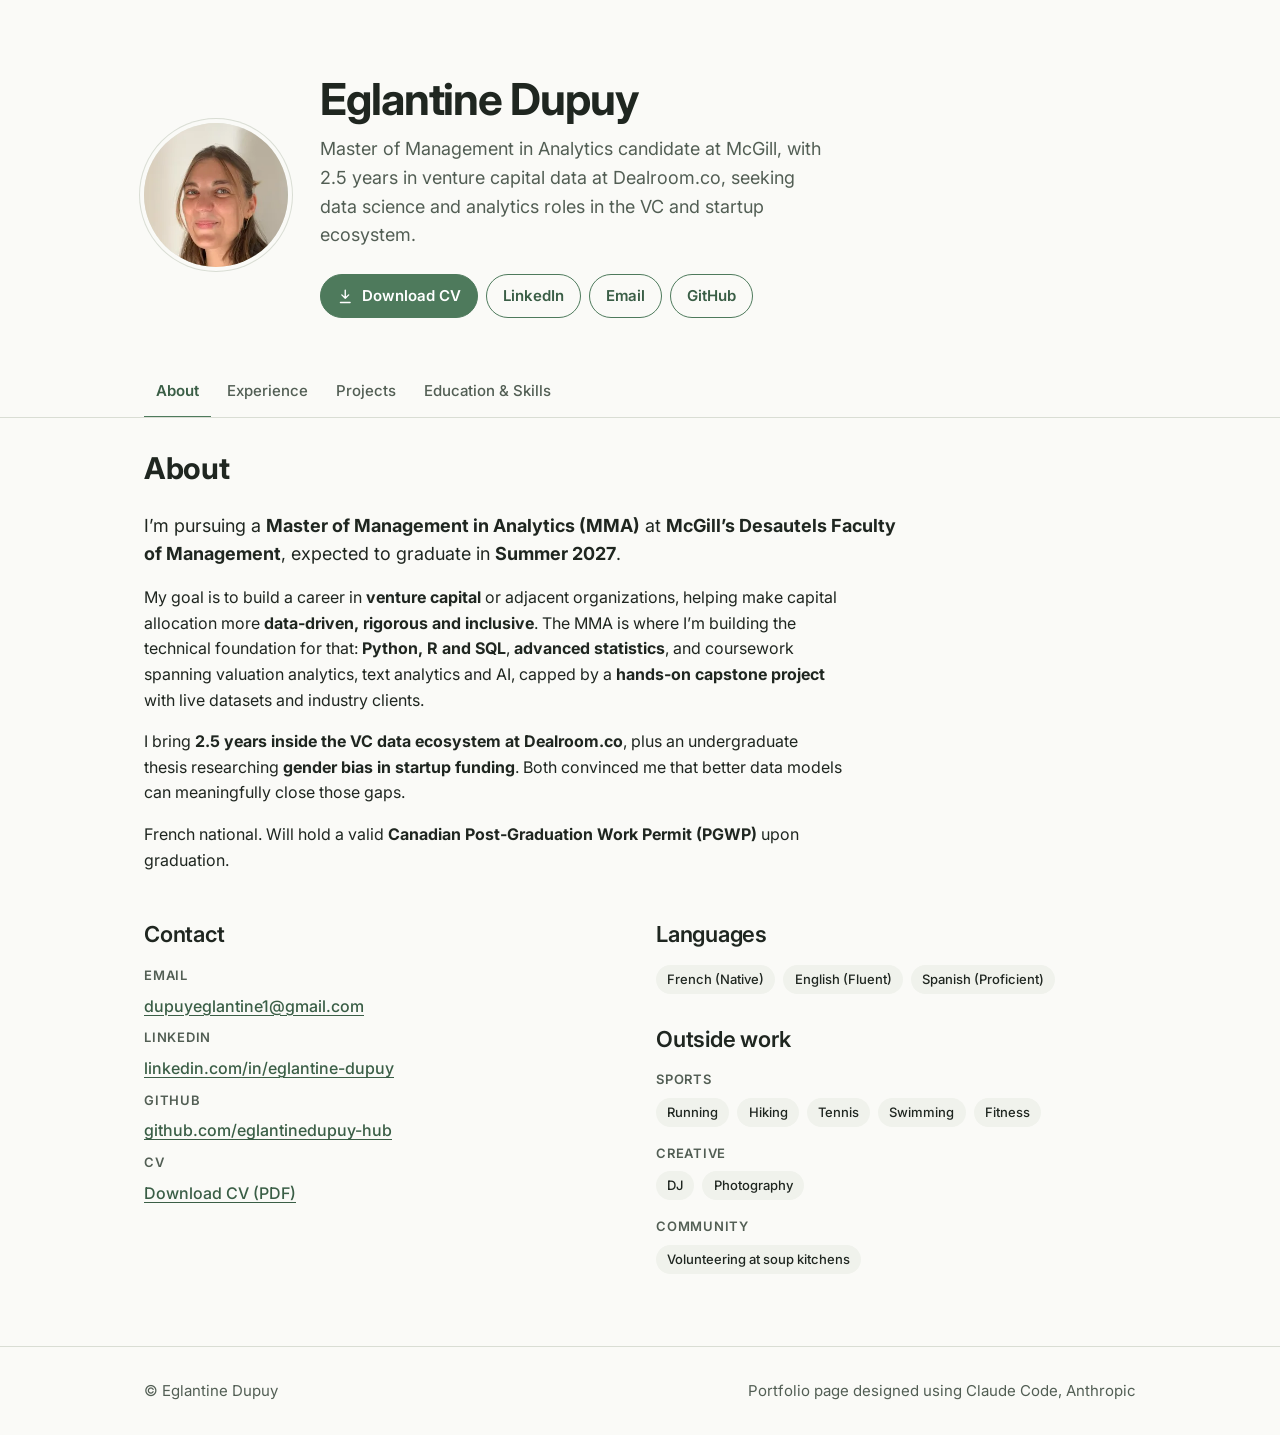
<file: index.html>
<!doctype html>
<html lang="en">
  <head>
    <meta charset="UTF-8" />
    <meta name="viewport" content="width=device-width, initial-scale=1.0" />
    <title>Eglantine Dupuy | Data Science &amp; Analytics</title>
    <meta
      name="description"
      content="Eglantine Dupuy, Master of Management in Analytics candidate at McGill Desautels with 2.5 years in venture capital data at Dealroom.co. Seeking data science and analytics roles in the VC and startup ecosystem."
    />
    <meta name="theme-color" content="#fafaf7" />
    <link rel="icon" type="image/jpeg" href="assets/img/photo.jpg" />
    <script>document.documentElement.classList.add("js");</script>

    <link rel="preconnect" href="https://fonts.googleapis.com" />
    <link rel="preconnect" href="https://fonts.gstatic.com" crossorigin />
    <link href="https://fonts.googleapis.com/css2?family=Inter:wght@400;500;600;700&display=swap" rel="stylesheet" />
    <link rel="stylesheet" href="assets/css/site.css?v=4bcb323a24" />
  </head>

  <body>
    <a class="skip-link" href="#main">Skip to content</a>

    <!-- ============ HERO (always visible) ============ -->
    <header class="hero">
      <div class="wrap hero-inner">
        <div class="hero-photo">
          <picture>
            <source srcset="assets/img/photo.webp" type="image/webp" />
            <img src="assets/img/photo.jpg" alt="Portrait of Eglantine Dupuy" width="400" height="400" />
          </picture>
        </div>
        <div>
          <h1>Eglantine Dupuy</h1>
          <p class="hero-pitch">
            Master of Management in Analytics candidate at McGill, with 2.5 years in venture capital data at Dealroom.co,
            seeking data science and analytics roles in the VC and startup ecosystem.
          </p>
        </div>
        <div class="hero-actions">
          <a class="btn btn-primary" href="assets/Eglantine_Dupuy_CV.pdf" download="Eglantine Dupuy - Resume.pdf">
            <svg viewBox="0 0 24 24" fill="none" stroke="currentColor" stroke-width="2" stroke-linecap="round" stroke-linejoin="round" aria-hidden="true"><path d="M12 3v12m0 0l-5-5m5 5l5-5M5 21h14" /></svg>
            Download CV
          </a>
          <a class="btn" href="https://www.linkedin.com/in/eglantine-dupuy/" rel="noopener">LinkedIn</a>
          <a class="btn" href="mailto:dupuyeglantine1@gmail.com">Email</a>
          <a class="btn" href="https://github.com/eglantinedupuy-hub" rel="noopener">GitHub</a>
        </div>
      </div>
    </header>

    <!-- ============ SECTION NAV (tabs; plain anchors without JS) ============ -->
    <nav class="section-nav" aria-label="Sections">
      <div class="wrap">
        <ul>
          <li><a href="#about">About</a></li>
          <li><a href="#experience">Experience</a></li>
          <li><a href="#projects">Projects</a></li>
          <li><a href="#education"><span class="nav-long">Education &amp; Skills</span><span class="nav-short">Education</span></a></li>
        </ul>
      </div>
    </nav>

    <main id="main" class="wrap" tabindex="-1">
      <!-- ---------------- ABOUT ---------------- -->
      <section id="about" class="panel" aria-labelledby="about-title">
        <h2 id="about-title">About</h2>
        <div class="stack">
          <p class="lead">
            I’m pursuing a <strong>Master of Management in Analytics (MMA)</strong> at <strong>McGill’s Desautels Faculty of Management</strong>,
            expected to graduate in <strong>Summer 2027</strong>.
          </p>
          <p>
            My goal is to build a career in <strong>venture capital</strong> or adjacent organizations, helping make capital
            allocation more <strong>data-driven, rigorous and inclusive</strong>. The MMA is where I’m building the technical
            foundation for that: <strong>Python, R and SQL</strong>, <strong>advanced statistics</strong>, and coursework spanning valuation analytics,
            text analytics and AI, capped by a <strong>hands-on capstone project</strong> with live datasets and industry clients.
          </p>
          <p>
            I bring <strong>2.5 years inside the VC data ecosystem at Dealroom.co</strong>, plus an undergraduate thesis researching
            <strong>gender bias in startup funding</strong>. Both convinced me that better data models can meaningfully close those gaps.
          </p>
          <p>French national. Will hold a valid <strong>Canadian Post-Graduation Work Permit (PGWP)</strong> upon graduation.</p>
        </div>

        <div class="two-col">
          <div class="subsection">
            <h3>Contact</h3>
            <ul class="contact-list">
              <li><span class="label">Email</span><a href="mailto:dupuyeglantine1@gmail.com">dupuyeglantine1@gmail.com</a></li>
              <li><span class="label">LinkedIn</span><a href="https://www.linkedin.com/in/eglantine-dupuy/" rel="noopener">linkedin.com/in/eglantine-dupuy</a></li>
              <li><span class="label">GitHub</span><a href="https://github.com/eglantinedupuy-hub" rel="noopener">github.com/eglantinedupuy-hub</a></li>
              <li><span class="label">CV</span><a href="assets/Eglantine_Dupuy_CV.pdf" download="Eglantine Dupuy - Resume.pdf">Download CV (PDF)</a></li>
            </ul>
          </div>

          <div class="subsection">
            <h3>Languages</h3>
            <ul class="pills">
              <li class="pill">French (Native)</li>
              <li class="pill">English (Fluent)</li>
              <li class="pill">Spanish (Proficient)</li>
            </ul>

            <h3 class="subsection" style="margin-top: var(--s6)">Outside work</h3>
            <div class="pill-group">
              <span class="label">Sports</span>
              <ul class="pills">
                <li class="pill">Running</li>
                <li class="pill">Hiking</li>
                <li class="pill">Tennis</li>
                <li class="pill">Swimming</li>
                <li class="pill">Fitness</li>
              </ul>
            </div>
            <div class="pill-group">
              <span class="label">Creative</span>
              <ul class="pills">
                <li class="pill">DJ</li>
                <li class="pill">Photography</li>
              </ul>
            </div>
            <div class="pill-group">
              <span class="label">Community</span>
              <ul class="pills">
                <li class="pill">Volunteering at soup kitchens</li>
              </ul>
            </div>
          </div>
        </div>
      </section>

      <!-- ---------------- EXPERIENCE ---------------- -->
      <section id="experience" class="panel" aria-labelledby="experience-title">
        <h2 id="experience-title">Experience</h2>
        <ol class="timeline">
          <li>
            <h3>
              Solutions Architect · <span class="org">OriginElle</span>
              <span class="badge">In progress</span>
            </h3>
            <p class="meta">
              MMA capstone (academic analytics consulting project) · Montreal · Sep 2026 – May 2027
            </p>
            <ul class="bullets">
              <li>8-month capstone with a globally renowned fertility clinic: architecting a secure, unified data infrastructure on Azure that links previously siloed lab, nursing and clinical records.</li>
              <li>Designing the framework for exploratory and clustering-based patient analytics on historical IVF/IUI data.</li>
              <li>Selecting the tool stack (Python, SQL, Power BI) for a prototype lab-quality dashboard tracking core oocyte and embryo KPIs.</li>
            </ul>
          </li>

          <li>
            <h3>Research Associate · <a class="org" href="https://dealroom.co/" rel="noopener">Dealroom.co</a></h3>
            <p class="progression">Graduate Program → Innovation Analyst → Research Associate</p>
            <p class="meta">Data platform on global tech ecosystems &amp; startups · Amsterdam · Full-time · Sep 2023 – Dec 2025</p>
            <ul class="bullets">
              <li>Produced <strong>over 20 market-intelligence reports</strong> and presented at <strong>more than five industry conferences</strong>; each report reached <strong>2k+ online viewers</strong>, backed by a <strong>40k+ LinkedIn audience</strong>.</li>
              <li>Authored a <strong>Blue Economy deep dive</strong> referenced at the <strong>UN World Ocean Conference</strong> and by the <strong>World Economic Forum</strong>.</li>
              <li>Ran reports <strong>end to end</strong>, from selling and <strong>sector taxonomy</strong> to <strong>data validation</strong>, analysis in <strong>BigQuery SQL</strong> and visualization in <strong>Datawrapper</strong>.</li>
              <li>Collaborated with <strong>Bpifrance</strong>, France’s leading public investment bank, to assess the <strong>State of Deep Tech in France</strong>.</li>
              <li>Produced the most comprehensive industry report to date on <strong>Longevity</strong> for <strong>Speedinvest</strong> (European VC) and <strong>Generali</strong> (global insurer), and shared the insights on <strong>Dealroom’s podcast</strong>.</li>
              <li>Focus areas: <strong>Climate Tech</strong> (green mobility, sustainable food &amp; AgriTech), <strong>Deep Tech</strong> (robotics, AI) and <strong>Health</strong> (biotech, digital health).</li>
              <li>Managed <strong>client communication</strong>, created social media assets, and <strong>presented findings</strong> in person and online.</li>
              <li>Tools: <strong>BigQuery SQL</strong>, <strong>Excel</strong> (financial modeling), <strong>Datawrapper</strong>, ChatGPT and <strong>OpenAI integrations</strong>.</li>
            </ul>
            <!-- render:dealroom-showcase -->
            <div class="showcase">
              <h4 class="showcase-title featured-title">Podcasts &amp; article</h4>
              <ul class="media-cards">
                <li class="media-card">
                  <div class="media-thumb"><picture><source srcset="assets/img/dealroom/links/longevity-podcast.webp" type="image/webp" /><img src="assets/img/dealroom/links/longevity-podcast.jpg" alt="" width="640" height="360" loading="lazy" decoding="async" /></picture><span class="media-badge" aria-hidden="true"><svg viewBox="0 0 24 24"><path d="M8 5v14l11-7z"/></svg></span></div>
                  <div class="media-body">
                    <span class="media-type">Podcast · Dealroom</span>
                    <h5 class="media-title">The Longevity Tech Stack - startups, funding and trends</h5>
                    <p class="media-desc">Invited onto Dealroom&#x27;s Podcast to discuss the findings of the Longevity &amp; Healthy Ageing report I authored.</p>
                    <a class="media-cta" href="https://www.youtube.com/watch?v=0-SF8qtkSVY" rel="noopener">Watch on YouTube<span class="visually-hidden">: The Longevity Tech Stack - startups, funding and trends</span> <span aria-hidden="true">&rarr;</span></a>
                  </div>
                </li>
                <li class="media-card">
                  <div class="media-thumb"><picture><source srcset="assets/img/dealroom/links/climate-tech-podcast.webp" type="image/webp" /><img src="assets/img/dealroom/links/climate-tech-podcast.jpg" alt="" width="640" height="360" loading="lazy" decoding="async" /></picture><span class="media-badge" aria-hidden="true"><svg viewBox="0 0 24 24"><path d="M8 5v14l11-7z"/></svg></span></div>
                  <div class="media-body">
                    <span class="media-type">Podcast · NewWave</span>
                    <h5 class="media-title">The State of European Climate Tech</h5>
                    <p class="media-desc">Invited onto the NewWave Podcast to discuss the findings of The State of European Climate Tech which I authored.</p>
                    <a class="media-cta" href="https://open.spotify.com/episode/0TeDrgzMK6TJ0qLSZmnoKb" rel="noopener">Listen on Spotify<span class="visually-hidden">: The State of European Climate Tech</span> <span aria-hidden="true">&rarr;</span></a>
                  </div>
                </li>
                <li class="media-card">
                  <div class="media-thumb"><picture><source srcset="assets/img/dealroom/links/oil-spills-article.webp" type="image/webp" /><img src="assets/img/dealroom/links/oil-spills-article.jpg" alt="" width="640" height="360" loading="lazy" decoding="async" /></picture></div>
                  <div class="media-body">
                    <span class="media-type">Article · Dealroom.co</span>
                    <h5 class="media-title">Oil Spills: Innovative cleanup methods</h5>
                    <p class="media-desc">Article I authored investigating technological solutions to prevent and mitigate the impacts of Oil Spills.</p>
                    <a class="media-cta" href="https://dealroom.co/blog/oil-spills-innovative-cleanup-methods" rel="noopener">Read on Dealroom.co<span class="visually-hidden">: Oil Spills: Innovative cleanup methods</span> <span aria-hidden="true">&rarr;</span></a>
                  </div>
                </li>
              </ul>
              <h4 class="showcase-title">Selected research <span class="showcase-sub">9 reports · 28 slides</span></h4>
              <p class="showcase-intro">Collection of slides from the reports I authored displaying my sector knowledge and quantitative analytical skills. Main sectors: Climate Tech, HealthTech &amp; BioTech, Deep Tech amongst others.</p>
              <div class="carousel" role="region" aria-roledescription="carousel" aria-label="Dealroom report slides">
                <div class="carousel-bar" hidden>
                  <label class="visually-hidden" for="dr-report">Jump to report</label>
                  <select id="dr-report" class="carousel-select">
                    <option value="0">The State of European Foodtech 2024 (March 2024)</option>
                    <option value="2">TechBio x Drug Discovery (April 2024)</option>
                    <option value="4">Food for Climate: Sustainable Food- &amp; AgTech in Europe (June 2024)</option>
                    <option value="6">Growth Equity in European Healthtech (June 2024)</option>
                    <option value="8">Longevity &amp; Healthy Ageing (December 2024)</option>
                    <option value="12">State of Impact 2025: A decade in transition (October 2025)</option>
                    <option value="15">TechBio x AI Drug Discovery (December 2025)</option>
                    <option value="19">French Deep Tech Report 2026 (June 2026)</option>
                    <option value="23">Swiss Deep Tech Report 2026 (June 2026)</option>
                  </select>
                  <span class="carousel-count" aria-live="polite">1 / 28</span>
                  <button type="button" class="carousel-btn" data-dir="-1" aria-label="Previous slide">&#8249;</button>
                  <button type="button" class="carousel-btn" data-dir="1" aria-label="Next slide">&#8250;</button>
                </div>
                <ul class="carousel-track" tabindex="0" aria-label="Report slides, scroll horizontally">
                  <li class="carousel-slide" id="dr-slide-1" aria-roledescription="slide" aria-label="1 of 28: The State of European Foodtech 2024">
                    <picture>
                      <source srcset="assets/img/dealroom/slides/slide-01.webp" type="image/webp" />
                      <img src="assets/img/dealroom/slides/slide-01.jpg" alt="Cover: The State of European Foodtech 2024, Dealroom.co and Five Seasons Ventures, March 2024" width="1200" height="675" fetchpriority="low" decoding="async" />
                    </picture>
                    <p class="carousel-caption"><strong>The State of European Foodtech 2024</strong> · with Five Seasons Ventures · March 2024</p>
                  </li>
                  <li class="carousel-slide" id="dr-slide-2" aria-roledescription="slide" aria-label="2 of 28: The State of European Foodtech 2024">
                    <picture>
                      <source srcset="assets/img/dealroom/slides/slide-02.webp" type="image/webp" />
                      <img src="assets/img/dealroom/slides/slide-02.jpg" alt="Chart: revenue growth of fast-growing B2C Foodtech startups such as Air up benchmarked against SaaS and fintech companies like N26" width="1200" height="675" loading="lazy" decoding="async" />
                    </picture>
                    <p class="carousel-caption"><strong>The State of European Foodtech 2024</strong> · with Five Seasons Ventures · March 2024</p>
                  </li>
                  <li class="carousel-slide" id="dr-slide-3" aria-roledescription="slide" aria-label="3 of 28: TechBio x Drug Discovery">
                    <picture>
                      <source srcset="assets/img/dealroom/slides/slide-03.webp" type="image/webp" />
                      <img src="assets/img/dealroom/slides/slide-03.jpg" alt="Cover: TechBio x Drug Discovery, developing new drugs faster and cheaper, Speedinvest and Dealroom.co, April 2024" width="1200" height="675" loading="lazy" decoding="async" />
                    </picture>
                    <p class="carousel-caption"><strong>TechBio x Drug Discovery</strong> · with Speedinvest · April 2024</p>
                  </li>
                  <li class="carousel-slide" id="dr-slide-4" aria-roledescription="slide" aria-label="4 of 28: TechBio x Drug Discovery">
                    <picture>
                      <source srcset="assets/img/dealroom/slides/slide-04.webp" type="image/webp" />
                      <img src="assets/img/dealroom/slides/slide-04.jpg" alt="Chart: VC funding in European techbio drug discovery startups peaked at $2.6B in 2021, with a table of selected rounds" width="1200" height="675" loading="lazy" decoding="async" />
                    </picture>
                    <p class="carousel-caption"><strong>TechBio x Drug Discovery</strong> · with Speedinvest · April 2024</p>
                  </li>
                  <li class="carousel-slide" id="dr-slide-5" aria-roledescription="slide" aria-label="5 of 28: Food for Climate: Sustainable Food- &amp; AgTech in Europe">
                    <picture>
                      <source srcset="assets/img/dealroom/slides/slide-05.webp" type="image/webp" />
                      <img src="assets/img/dealroom/slides/slide-05.jpg" alt="Cover: Food for Climate, the State of the Sustainable Food- and AgTech Ecosystem in Europe, FoodLabs and Dealroom.co, June 2024" width="1200" height="675" loading="lazy" decoding="async" />
                    </picture>
                    <p class="carousel-caption"><strong>Food for Climate: Sustainable Food- &amp; AgTech in Europe</strong> · with FoodLabs · June 2024</p>
                  </li>
                  <li class="carousel-slide" id="dr-slide-6" aria-roledescription="slide" aria-label="6 of 28: Food for Climate: Sustainable Food- &amp; AgTech in Europe">
                    <picture>
                      <source srcset="assets/img/dealroom/slides/slide-06.webp" type="image/webp" />
                      <img src="assets/img/dealroom/slides/slide-06.jpg" alt="Chart: European alternative protein startups raised $365M in 2023, broken down by plant-based, lab-grown, fermentation and mycelium" width="1200" height="675" loading="lazy" decoding="async" />
                    </picture>
                    <p class="carousel-caption"><strong>Food for Climate: Sustainable Food- &amp; AgTech in Europe</strong> · with FoodLabs · June 2024</p>
                  </li>
                  <li class="carousel-slide" id="dr-slide-7" aria-roledescription="slide" aria-label="7 of 28: Growth Equity in European Healthtech">
                    <picture>
                      <source srcset="assets/img/dealroom/slides/slide-07.webp" type="image/webp" />
                      <img src="assets/img/dealroom/slides/slide-07.jpg" alt="Cover: Growth Equity in European Healthtech, MTIP and Dealroom.co, June 2024" width="1200" height="675" loading="lazy" decoding="async" />
                    </picture>
                    <p class="carousel-caption"><strong>Growth Equity in European Healthtech</strong> · with MTIP · June 2024</p>
                  </li>
                  <li class="carousel-slide" id="dr-slide-8" aria-roledescription="slide" aria-label="8 of 28: Growth Equity in European Healthtech">
                    <picture>
                      <source srcset="assets/img/dealroom/slides/slide-08.webp" type="image/webp" />
                      <img src="assets/img/dealroom/slides/slide-08.jpg" alt="Chart: AI-based health solutions have gathered $6B since 2016, comparing VC funding with potential market value by AI trend" width="1200" height="675" loading="lazy" decoding="async" />
                    </picture>
                    <p class="carousel-caption"><strong>Growth Equity in European Healthtech</strong> · with MTIP · June 2024</p>
                  </li>
                  <li class="carousel-slide" id="dr-slide-9" aria-roledescription="slide" aria-label="9 of 28: Longevity &amp; Healthy Ageing">
                    <picture>
                      <source srcset="assets/img/dealroom/slides/slide-09.webp" type="image/webp" />
                      <img src="assets/img/dealroom/slides/slide-09.jpg" alt="Cover: Longevity and Healthy Ageing, technology to live longer and healthier, Speedinvest, Generali and Dealroom.co, December 2024" width="1200" height="675" loading="lazy" decoding="async" />
                    </picture>
                    <p class="carousel-caption"><strong>Longevity &amp; Healthy Ageing</strong> · with Speedinvest, Generali · December 2024</p>
                  </li>
                  <li class="carousel-slide" id="dr-slide-10" aria-roledescription="slide" aria-label="10 of 28: Longevity &amp; Healthy Ageing">
                    <picture>
                      <source srcset="assets/img/dealroom/slides/slide-10.webp" type="image/webp" />
                      <img src="assets/img/dealroom/slides/slide-10.jpg" alt="Chart: top European healthy ageing segments by VC funding and growth; drug discovery and therapeutics is the most funded" width="1200" height="675" loading="lazy" decoding="async" />
                    </picture>
                    <p class="carousel-caption"><strong>Longevity &amp; Healthy Ageing</strong> · with Speedinvest, Generali · December 2024</p>
                  </li>
                  <li class="carousel-slide" id="dr-slide-11" aria-roledescription="slide" aria-label="11 of 28: Longevity &amp; Healthy Ageing">
                    <picture>
                      <source srcset="assets/img/dealroom/slides/slide-11.webp" type="image/webp" />
                      <img src="assets/img/dealroom/slides/slide-11.jpg" alt="Graphic: approaches to slowing or reversing ageing by combined funding, led by cell repair and regeneration at $1B" width="1200" height="675" loading="lazy" decoding="async" />
                    </picture>
                    <p class="carousel-caption"><strong>Longevity &amp; Healthy Ageing</strong> · with Speedinvest, Generali · December 2024</p>
                  </li>
                  <li class="carousel-slide" id="dr-slide-12" aria-roledescription="slide" aria-label="12 of 28: Longevity &amp; Healthy Ageing">
                    <picture>
                      <source srcset="assets/img/dealroom/slides/slide-12.webp" type="image/webp" />
                      <img src="assets/img/dealroom/slides/slide-12.jpg" alt="Chart: US longevity startups raised almost 3x more than European ones in 2024; 2022 led by Altos Labs&#x27; $3B round" width="1200" height="675" loading="lazy" decoding="async" />
                    </picture>
                    <p class="carousel-caption"><strong>Longevity &amp; Healthy Ageing</strong> · with Speedinvest, Generali · December 2024</p>
                  </li>
                  <li class="carousel-slide" id="dr-slide-13" aria-roledescription="slide" aria-label="13 of 28: State of Impact 2025: A decade in transition">
                    <picture>
                      <source srcset="assets/img/dealroom/slides/slide-13.webp" type="image/webp" />
                      <img src="assets/img/dealroom/slides/slide-13.jpg" alt="Cover: State of Impact 2025, a decade in transition, Dealroom.co, ImpactCity and Microsoft, October 2025" width="1200" height="675" loading="lazy" decoding="async" />
                    </picture>
                    <p class="carousel-caption"><strong>State of Impact 2025: A decade in transition</strong> · with ImpactCity, Microsoft Entrepreneurship for Positive Impact · October 2025</p>
                  </li>
                  <li class="carousel-slide" id="dr-slide-14" aria-roledescription="slide" aria-label="14 of 28: State of Impact 2025: A decade in transition">
                    <picture>
                      <source srcset="assets/img/dealroom/slides/slide-14.webp" type="image/webp" />
                      <img src="assets/img/dealroom/slides/slide-14.jpg" alt="Charts: enterprise value of peace tech versus defence tech startups, a gap of about 250x" width="1200" height="675" loading="lazy" decoding="async" />
                    </picture>
                    <p class="carousel-caption"><strong>State of Impact 2025: A decade in transition</strong> · with ImpactCity, Microsoft Entrepreneurship for Positive Impact · October 2025</p>
                  </li>
                  <li class="carousel-slide" id="dr-slide-15" aria-roledescription="slide" aria-label="15 of 28: State of Impact 2025: A decade in transition">
                    <picture>
                      <source srcset="assets/img/dealroom/slides/slide-15.webp" type="image/webp" />
                      <img src="assets/img/dealroom/slides/slide-15.jpg" alt="Chart: impact investment as a share of total VC funding; the Netherlands leads at 20%, Europe 15%" width="1200" height="675" loading="lazy" decoding="async" />
                    </picture>
                    <p class="carousel-caption"><strong>State of Impact 2025: A decade in transition</strong> · with ImpactCity, Microsoft Entrepreneurship for Positive Impact · October 2025</p>
                  </li>
                  <li class="carousel-slide" id="dr-slide-16" aria-roledescription="slide" aria-label="16 of 28: TechBio x AI Drug Discovery">
                    <picture>
                      <source srcset="assets/img/dealroom/slides/slide-16.webp" type="image/webp" />
                      <img src="assets/img/dealroom/slides/slide-16.jpg" alt="Cover: TechBio x AI Drug Discovery, developing new drugs faster and cheaper, Speedinvest and Dealroom.co, December 2025" width="1200" height="675" loading="lazy" decoding="async" />
                    </picture>
                    <p class="carousel-caption"><strong>TechBio x AI Drug Discovery</strong> · with Speedinvest · December 2025</p>
                  </li>
                  <li class="carousel-slide" id="dr-slide-17" aria-roledescription="slide" aria-label="17 of 28: TechBio x AI Drug Discovery">
                    <picture>
                      <source srcset="assets/img/dealroom/slides/slide-17.webp" type="image/webp" />
                      <img src="assets/img/dealroom/slides/slide-17.jpg" alt="Chart: the UK attracts more techbio and AI drug discovery funding than the rest of Europe combined, driven by Isomorphic&#x27;s $600M round" width="1200" height="675" loading="lazy" decoding="async" />
                    </picture>
                    <p class="carousel-caption"><strong>TechBio x AI Drug Discovery</strong> · with Speedinvest · December 2025</p>
                  </li>
                  <li class="carousel-slide" id="dr-slide-18" aria-roledescription="slide" aria-label="18 of 28: TechBio x AI Drug Discovery">
                    <picture>
                      <source srcset="assets/img/dealroom/slides/slide-18.webp" type="image/webp" />
                      <img src="assets/img/dealroom/slides/slide-18.jpg" alt="Network diagram: big pharma companies&#x27; investments in AI drug discovery startups" width="1200" height="675" loading="lazy" decoding="async" />
                    </picture>
                    <p class="carousel-caption"><strong>TechBio x AI Drug Discovery</strong> · with Speedinvest · December 2025</p>
                  </li>
                  <li class="carousel-slide" id="dr-slide-19" aria-roledescription="slide" aria-label="19 of 28: TechBio x AI Drug Discovery">
                    <picture>
                      <source srcset="assets/img/dealroom/slides/slide-19.webp" type="image/webp" />
                      <img src="assets/img/dealroom/slides/slide-19.jpg" alt="Key stats: 250+ European techbio and AI drug discovery university spinouts, $5.8B VC funding since 2020" width="1200" height="675" loading="lazy" decoding="async" />
                    </picture>
                    <p class="carousel-caption"><strong>TechBio x AI Drug Discovery</strong> · with Speedinvest · December 2025</p>
                  </li>
                  <li class="carousel-slide" id="dr-slide-20" aria-roledescription="slide" aria-label="20 of 28: French Deep Tech Report 2026">
                    <picture>
                      <source srcset="assets/img/dealroom/slides/slide-20.webp" type="image/webp" />
                      <img src="assets/img/dealroom/slides/slide-20.jpg" alt="Cover: French Deep Tech Report 2026, Dealroom.co and Bpifrance, June 2026" width="1200" height="675" loading="lazy" decoding="async" />
                    </picture>
                    <p class="carousel-caption"><strong>French Deep Tech Report 2026</strong> · with Bpifrance, Les Deep Tech · June 2026</p>
                  </li>
                  <li class="carousel-slide" id="dr-slide-21" aria-roledescription="slide" aria-label="21 of 28: French Deep Tech Report 2026">
                    <picture>
                      <source srcset="assets/img/dealroom/slides/slide-21.webp" type="image/webp" />
                      <img src="assets/img/dealroom/slides/slide-21.jpg" alt="Chart: 2026 is the strongest start of the year for French Deep Tech VC funding, $2.5B by May 20" width="1200" height="675" loading="lazy" decoding="async" />
                    </picture>
                    <p class="carousel-caption"><strong>French Deep Tech Report 2026</strong> · with Bpifrance, Les Deep Tech · June 2026</p>
                  </li>
                  <li class="carousel-slide" id="dr-slide-22" aria-roledescription="slide" aria-label="22 of 28: French Deep Tech Report 2026">
                    <picture>
                      <source srcset="assets/img/dealroom/slides/slide-22.webp" type="image/webp" />
                      <img src="assets/img/dealroom/slides/slide-22.jpg" alt="Funnel: about 1.3K VC-backed French Deep Tech companies, from 928 startups to 13 unicorns and one decacorn, Mistral AI" width="1200" height="675" loading="lazy" decoding="async" />
                    </picture>
                    <p class="carousel-caption"><strong>French Deep Tech Report 2026</strong> · with Bpifrance, Les Deep Tech · June 2026</p>
                  </li>
                  <li class="carousel-slide" id="dr-slide-23" aria-roledescription="slide" aria-label="23 of 28: French Deep Tech Report 2026">
                    <picture>
                      <source srcset="assets/img/dealroom/slides/slide-23.webp" type="image/webp" />
                      <img src="assets/img/dealroom/slides/slide-23.jpg" alt="Bubble chart: enterprise value of French Deep Tech startups by hub; Paris holds half, AI about a third" width="1200" height="675" loading="lazy" decoding="async" />
                    </picture>
                    <p class="carousel-caption"><strong>French Deep Tech Report 2026</strong> · with Bpifrance, Les Deep Tech · June 2026</p>
                  </li>
                  <li class="carousel-slide" id="dr-slide-24" aria-roledescription="slide" aria-label="24 of 28: Swiss Deep Tech Report 2026">
                    <picture>
                      <source srcset="assets/img/dealroom/slides/slide-24.webp" type="image/webp" />
                      <img src="assets/img/dealroom/slides/slide-24.jpg" alt="Cover: Swiss Deep Tech Report 2026, June 2026" width="1200" height="675" loading="lazy" decoding="async" />
                    </picture>
                    <p class="carousel-caption"><strong>Swiss Deep Tech Report 2026</strong> · with Founderful, Kickfund, Deep Tech Nation Switzerland, startupticker.ch · June 2026</p>
                  </li>
                  <li class="carousel-slide" id="dr-slide-25" aria-roledescription="slide" aria-label="25 of 28: Swiss Deep Tech Report 2026">
                    <picture>
                      <source srcset="assets/img/dealroom/slides/slide-25.webp" type="image/webp" />
                      <img src="assets/img/dealroom/slides/slide-25.jpg" alt="Bubble chart: Deep Tech VC funding per capita and share by country; Switzerland leads Europe at $1,470 per capita" width="1200" height="675" loading="lazy" decoding="async" />
                    </picture>
                    <p class="carousel-caption"><strong>Swiss Deep Tech Report 2026</strong> · with Founderful, Kickfund, Deep Tech Nation Switzerland, startupticker.ch · June 2026</p>
                  </li>
                  <li class="carousel-slide" id="dr-slide-26" aria-roledescription="slide" aria-label="26 of 28: Swiss Deep Tech Report 2026">
                    <picture>
                      <source srcset="assets/img/dealroom/slides/slide-26.webp" type="image/webp" />
                      <img src="assets/img/dealroom/slides/slide-26.jpg" alt="Map: the Swiss ecosystem at the core of the Alpine Tech Cluster, 1,500+ VC-backed Deep Tech startups" width="1200" height="675" loading="lazy" decoding="async" />
                    </picture>
                    <p class="carousel-caption"><strong>Swiss Deep Tech Report 2026</strong> · with Founderful, Kickfund, Deep Tech Nation Switzerland, startupticker.ch · June 2026</p>
                  </li>
                  <li class="carousel-slide" id="dr-slide-27" aria-roledescription="slide" aria-label="27 of 28: Swiss Deep Tech Report 2026">
                    <picture>
                      <source srcset="assets/img/dealroom/slides/slide-27.webp" type="image/webp" />
                      <img src="assets/img/dealroom/slides/slide-27.jpg" alt="Bar charts: Swiss Deep Tech startups attract more international capital than European peers at every stage" width="1200" height="675" loading="lazy" decoding="async" />
                    </picture>
                    <p class="carousel-caption"><strong>Swiss Deep Tech Report 2026</strong> · with Founderful, Kickfund, Deep Tech Nation Switzerland, startupticker.ch · June 2026</p>
                  </li>
                  <li class="carousel-slide" id="dr-slide-28" aria-roledescription="slide" aria-label="28 of 28: Swiss Deep Tech Report 2026">
                    <picture>
                      <source srcset="assets/img/dealroom/slides/slide-28.webp" type="image/webp" />
                      <img src="assets/img/dealroom/slides/slide-28.jpg" alt="Table: Swiss Deep Tech startup creation shifts toward AI/ML and robotics" width="1200" height="675" loading="lazy" decoding="async" />
                    </picture>
                    <p class="carousel-caption"><strong>Swiss Deep Tech Report 2026</strong> · with Founderful, Kickfund, Deep Tech Nation Switzerland, startupticker.ch · June 2026</p>
                  </li>
                </ul>
              </div>
            </div>
            <!-- /render:dealroom-showcase -->
          </li>

          <li>
            <h3>Jr. Business Developer · <a class="org" href="https://d2x.com/" rel="noopener">D2X Group</a></h3>
            <p class="meta">Digital assets derivatives exchange · Amsterdam · Internship · Jul 2022 – Dec 2022</p>
            <ul class="bullets">
              <li>Joined at a very early stage; the startup has since become the first regulated trading platform for institutional investors in crypto derivatives.</li>
              <li>Researched new revenue opportunities, strategic partnerships and key industry developments for the CEO; insights were regularly reported to the board of investors, executive committee and financial regulators.</li>
            </ul>
          </li>
        </ol>
      </section>

      <!-- ---------------- PROJECTS ---------------- -->
      <section id="projects" class="panel" aria-labelledby="projects-title">
        <h2 id="projects-title">Projects</h2>
        <div class="filters" role="group" aria-label="Filter projects by tag" hidden>
            <!-- render:filters -->
            <button type="button" class="filter-btn" data-filter="all" aria-pressed="true">All</button>
            <button type="button" class="filter-btn" data-filter="python" aria-pressed="false">Python</button>
            <button type="button" class="filter-btn" data-filter="financial-analysis" aria-pressed="false">Financial Analysis</button>
            <button type="button" class="filter-btn" data-filter="dashboard" aria-pressed="false">Dashboard</button>
            <button type="button" class="filter-btn" data-filter="api" aria-pressed="false">API</button>
            <button type="button" class="filter-btn" data-filter="machine-learning" aria-pressed="false">Machine Learning</button>
            <button type="button" class="filter-btn" data-filter="regression" aria-pressed="false">Regression</button>
            <button type="button" class="filter-btn" data-filter="scikit-learn" aria-pressed="false">scikit-learn</button>
            <button type="button" class="filter-btn" data-filter="causal-inference" aria-pressed="false">Causal Inference</button>
            <button type="button" class="filter-btn" data-filter="dowhy" aria-pressed="false">DoWhy</button>
            <button type="button" class="filter-btn" data-filter="causalml" aria-pressed="false">CausalML</button>
            <button type="button" class="filter-btn" data-filter="next-js" aria-pressed="false">Next.js</button>
            <button type="button" class="filter-btn" data-filter="typescript" aria-pressed="false">TypeScript</button>
            <!-- /render:filters -->
        </div>
        <p class="filter-status" role="status" aria-live="polite"></p>
        <ul class="cards">
            <!-- render:cards -->
            <li class="card" data-tags="python financial-analysis dashboard api">
              <div class="card-media">
                <picture>
                  <source srcset="assets/img/projects/investech-hackathon-thumb.webp" type="image/webp" />
                  <img src="assets/img/projects/investech-hackathon-thumb.png" alt="Dashboard decision page: verdict ADMIT, with peer quality, value per share and deal execution passing and index fit pending more data" width="960" height="540" loading="lazy" decoding="async" />
                </picture>
              </div>
              <div class="card-body">
                <h3 class="card-title" id="card-investech-hackathon"><a class="card-link" href="projects/investech-hackathon.html">InvestTech Hackathon</a></h3>
                <p class="card-hook">Should WSP Global join Onesheet’s Serial Acquirers &amp; Consolidators index? A tool that answers with evidence, not a stock pitch.</p>
                <p class="card-result"><span class="visually-hidden">Key result: </span>Verdict: admit WSP. Revenue grew ~15% a year vs ~7% for index peers, and free cash flow per share still grew ~16% a year despite dilution</p>
                <ul class="tag-list" aria-label="Tools and methods">
                  <li class="tag">Python</li>
                  <li class="tag">Financial Analysis</li>
                  <li class="tag">Dashboard</li>
                  <li class="tag">API</li>
                </ul>
              </div>
            </li>
            <li class="card" data-tags="python machine-learning regression scikit-learn">
              <div class="card-media">
                <picture>
                  <source srcset="assets/img/projects/quebec-funding-thumb.webp" type="image/webp" />
                  <img src="assets/img/projects/quebec-funding-thumb.png" alt="Box plot comparing funding round amounts with and without a public investor" width="722" height="463" loading="lazy" decoding="async" />
                </picture>
              </div>
              <div class="card-body">
                <h3 class="card-title" id="card-quebec-funding"><a class="card-link" href="projects/quebec-funding.html">Predicting Quebec Startup Funding Round Size</a></h3>
                <p class="card-hook">What predicts how much a Quebec startup raises in a single round?</p>
                <p class="card-result"><span class="visually-hidden">Key result: </span>Tuned Random Forest: test RMSE $19.3M on 621 disclosed rounds; growth stage beats public backing as a predictor</p>
                <ul class="tag-list" aria-label="Tools and methods">
                  <li class="tag">Python</li>
                  <li class="tag">Machine Learning</li>
                  <li class="tag">Regression</li>
                  <li class="tag">scikit-learn</li>
                </ul>
              </div>
            </li>
            <li class="card" data-tags="python causal-inference machine-learning dowhy causalml">
              <div class="card-media">
                <picture>
                  <source srcset="assets/img/projects/causal-failures-thumb.webp" type="image/webp" />
                  <img src="assets/img/projects/causal-failures-thumb.png" alt="Causal graph linking founding era, sector and business model to funding and lifespan" width="830" height="506" loading="lazy" decoding="async" />
                </picture>
              </div>
              <div class="card-body">
                <h3 class="card-title" id="card-causal-failures"><a class="card-link" href="projects/causal-failures.html">Causal Inference on Startup Failures</a></h3>
                <p class="card-hook">Does raising more money actually make a failing startup last longer?</p>
                <p class="card-result"><span class="visually-hidden">Key result: </span>High funding adds about +2.2 years of lifespan (95% CI 1.6–2.8); losing to tech giants shows no detectable effect</p>
                <ul class="tag-list" aria-label="Tools and methods">
                  <li class="tag">Python</li>
                  <li class="tag">Causal Inference</li>
                  <li class="tag">Machine Learning</li>
                  <li class="tag">DoWhy</li>
                  <li class="tag">CausalML</li>
                </ul>
              </div>
            </li>
            <li class="card" data-tags="python next-js typescript dashboard api">
              <div class="card-media">
                <picture>
                  <source srcset="assets/img/projects/spotify-dashboard-thumb.webp" type="image/webp" />
                  <img src="assets/img/projects/spotify-dashboard-thumb.png" alt="Dashboard overview: minutes listened, plays, top artist and top track for this month and this year, plus current top artists and recently played songs" width="960" height="540" loading="lazy" decoding="async" />
                </picture>
              </div>
              <div class="card-body">
                <h3 class="card-title" id="card-spotify-dashboard"><a class="card-link" href="https://spotify-dashboard-ebon.vercel.app" target="_blank" rel="noopener">Spotify Listening Dashboard</a></h3>
                <p class="card-hook">A live dashboard of my Spotify listening history as well as a tool to rediscover my liked but buried songs that I can filter and re-export to a new playlist in Spotify, supporting my DJ activity.</p>
                <p class="card-result"><span class="visually-hidden">Key result: </span>827,800 minutes and 240,125 plays across 14,955 artists since 2013, built from my full Spotify streaming history, the Spotify Web API and Last.fm genres</p>
                <ul class="tag-list" aria-label="Tools and methods">
                  <li class="tag">Python</li>
                  <li class="tag">Next.js</li>
                  <li class="tag">TypeScript</li>
                  <li class="tag">Dashboard</li>
                  <li class="tag">API</li>
                </ul>
              </div>
            </li>
            <li class="card" data-tags="python next-js typescript dashboard regression">
              <div class="card-media">
                <picture>
                  <source srcset="assets/img/projects/strava-dashboard-thumb.webp" type="image/webp" />
                  <img src="assets/img/projects/strava-dashboard-thumb.png" alt="Dashboard overview: total activities, distance, moving time, elevation and kudos received, above a stacked bar chart of kilometres per month" width="960" height="540" loading="lazy" decoding="async" />
                </picture>
              </div>
              <div class="card-body">
                <h3 class="card-title" id="card-strava-dashboard"><a class="card-link" href="https://strava-dashboard-lovat-one.vercel.app/" target="_blank" rel="noopener">Strava Running Dashboard</a></h3>
                <p class="card-hook">A dashboard of everything I&#x27;ve logged on Strava, plus a Kudos lab that models what actually gets my runs kudos.</p>
                <p class="card-result"><span class="visually-hidden">Key result: </span>226 activities and 1,931 km since 2024, including 179 runs; Poisson and logistic models on 2,142 kudos received</p>
                <ul class="tag-list" aria-label="Tools and methods">
                  <li class="tag">Python</li>
                  <li class="tag">Next.js</li>
                  <li class="tag">TypeScript</li>
                  <li class="tag">Dashboard</li>
                  <li class="tag">Regression</li>
                </ul>
              </div>
            </li>
            <li class="card" data-tags="python next-js typescript dashboard api">
              <div class="card-media">
                <picture>
                  <source srcset="assets/img/projects/letterboxd-dashboard-thumb.webp" type="image/webp" />
                  <img src="assets/img/projects/letterboxd-dashboard-thumb.png" alt="Dashboard overview: films watched this week, month and year, a 2026 challenge progress bar, and all-time favourite film posters" width="960" height="540" loading="lazy" decoding="async" />
                </picture>
              </div>
              <div class="card-body">
                <h3 class="card-title" id="card-letterboxd-dashboard"><a class="card-link" href="https://letterboxd-dashboard-steel.vercel.app/" target="_blank" rel="noopener">Letterboxd Film Dashboard</a></h3>
                <p class="card-hook">A live dashboard of my Letterboxd film diary, watching and rating stats as well as a personal tool to pick my next watch based on mood.</p>
                <p class="card-result"><span class="visually-hidden">Key result: </span>241 films logged since 2023 at an average 3.53★; refreshes daily from my Letterboxd RSS feed and the TMDB API</p>
                <ul class="tag-list" aria-label="Tools and methods">
                  <li class="tag">Python</li>
                  <li class="tag">Next.js</li>
                  <li class="tag">TypeScript</li>
                  <li class="tag">Dashboard</li>
                  <li class="tag">API</li>
                </ul>
              </div>
            </li>
            <!-- /render:cards -->
        </ul>
      </section>

      <!-- ---------------- EDUCATION & SKILLS ---------------- -->
      <section id="education" class="panel" aria-labelledby="education-title">
        <h2 id="education-title">Education &amp; Skills</h2>
        <ol class="timeline">
          <li>
            <h3>Master of Management in Analytics (MMA) · <span class="org">McGill University</span> <span class="badge">In progress</span></h3>
            <p class="meta">Desautels Faculty of Management · Montreal · Expected 2027 · GPA 4.0</p>
          </li>
          <li>
            <h3>Bachelor in Business Administration · <span class="org">IE University</span></h3>
            <p class="meta">Madrid · Sep 2019 – Jul 2023 · GPA 3.7 (top 10% of class)</p>
            <p class="meta">Honors in Entrepreneurship &amp; Innovation and Supply Chain Management</p>
          </li>
          <li>
            <h3>Exchange Semester · <span class="org">McGill University</span></h3>
            <p class="meta">Desautels Faculty of Management · Montreal · Jan – May 2022</p>
          </li>
          <li>
            <h3>International Baccalaureate · <span class="org">International School of Brussels</span></h3>
            <p class="meta">Brussels · Graduated May 2019</p>
          </li>
        </ol>

        <div class="subsection">
          <h3>Technical skills</h3>
          <div class="pill-group">
            <span class="label">Programming languages</span>
            <ul class="pills">
              <li class="pill">Python</li>
              <li class="pill">R</li>
              <li class="pill">SQL (BigQuery &amp; MySQL)</li>
            </ul>
          </div>
          <div class="pill-group">
            <span class="label">Software</span>
            <ul class="pills">
              <li class="pill">RStudio</li>
              <li class="pill">Databricks</li>
              <li class="pill">Confluent</li>
              <li class="pill">Looker Studio</li>
              <li class="pill">Excel</li>
              <li class="pill">Datawrapper</li>
              <li class="pill">LLM tools</li>
              <li class="pill">Claude Code</li>
              <li class="pill">Cursor</li>
              <li class="pill">Node.js</li>
              <li class="pill">Vercel</li>
            </ul>
          </div>
          <div class="pill-group">
            <span class="label">Methods (perfecting)</span>
            <ul class="pills">
              <li class="pill">NLP</li>
              <li class="pill">Multiple linear regression</li>
              <li class="pill">Causal inference</li>
              <li class="pill">Random forest</li>
            </ul>
          </div>
          <div class="pill-group">
            <span class="label">Certifications (in progress)</span>
            <ul class="pills">
              <li class="pill">Microsoft Azure Cloud &amp; Solutions Architect</li>
              <li class="pill">dbt Fundamentals</li>
              <li class="pill">Anthropic AI Fluency</li>
              <li class="pill">Jira</li>
              <li class="pill">Power BI</li>
              <li class="pill">Power Query</li>
              <li class="pill">Snowflake</li>
              <li class="pill">AWS</li>
            </ul>
          </div>
        </div>
      </section>
    </main>

    <footer class="site-footer">
      <div class="wrap">
        <p>© Eglantine Dupuy</p>
        <p>Portfolio page designed using Claude Code, Anthropic</p>
      </div>
    </footer>

    <script src="assets/js/site.js?v=358dca7fa5" defer></script>
  </body>
</html>
</file>
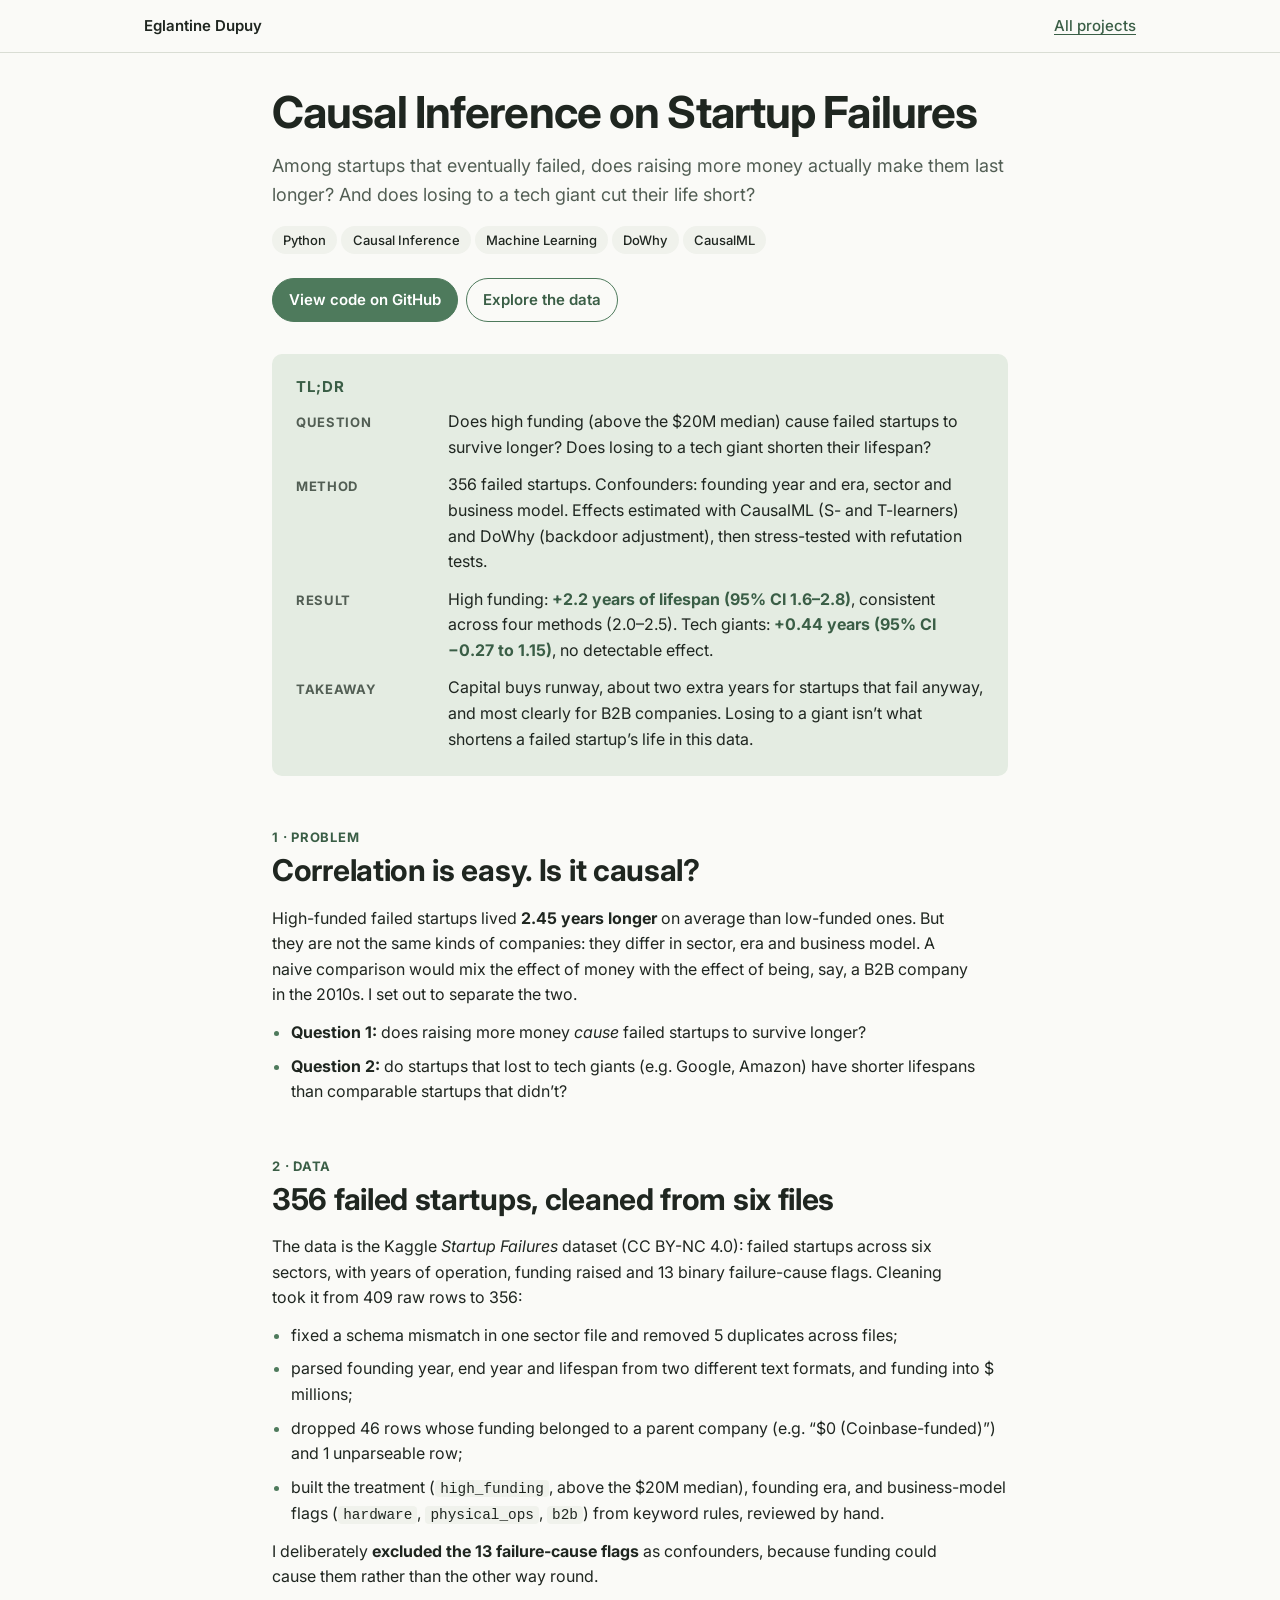
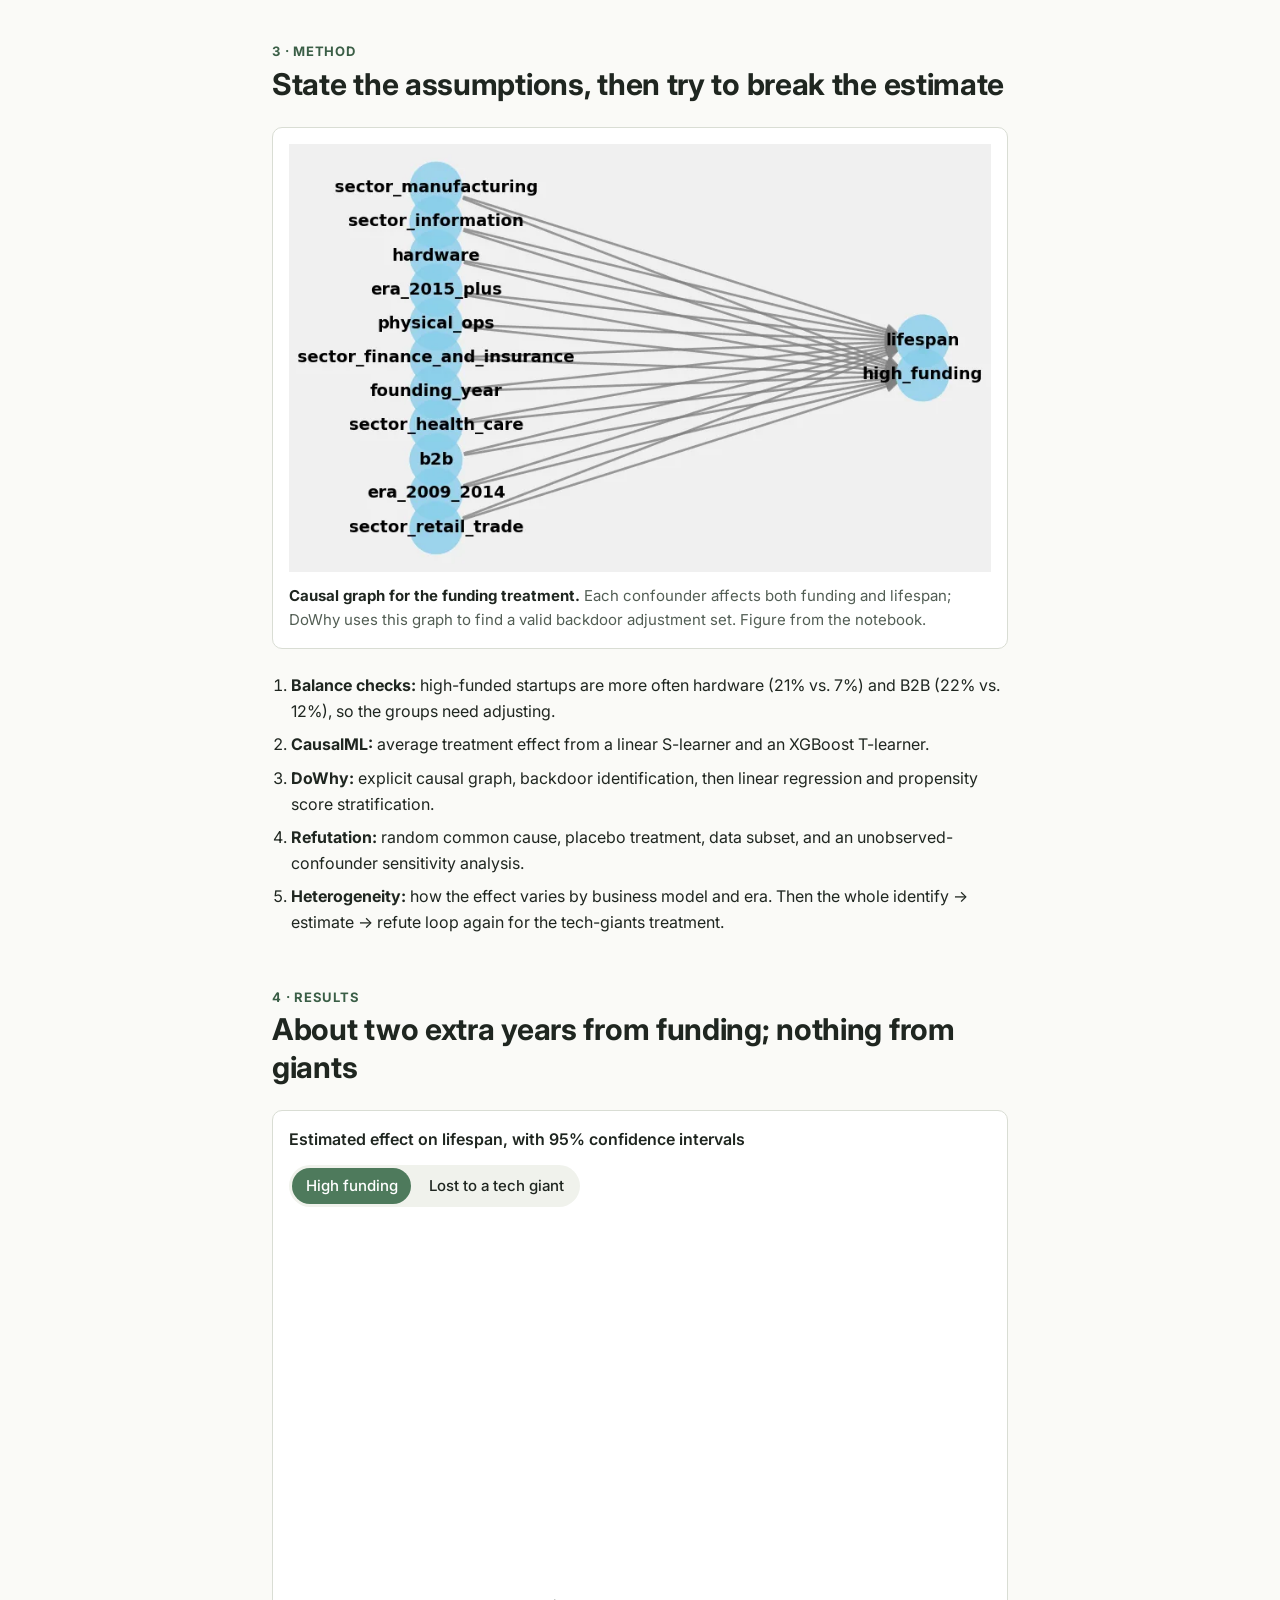
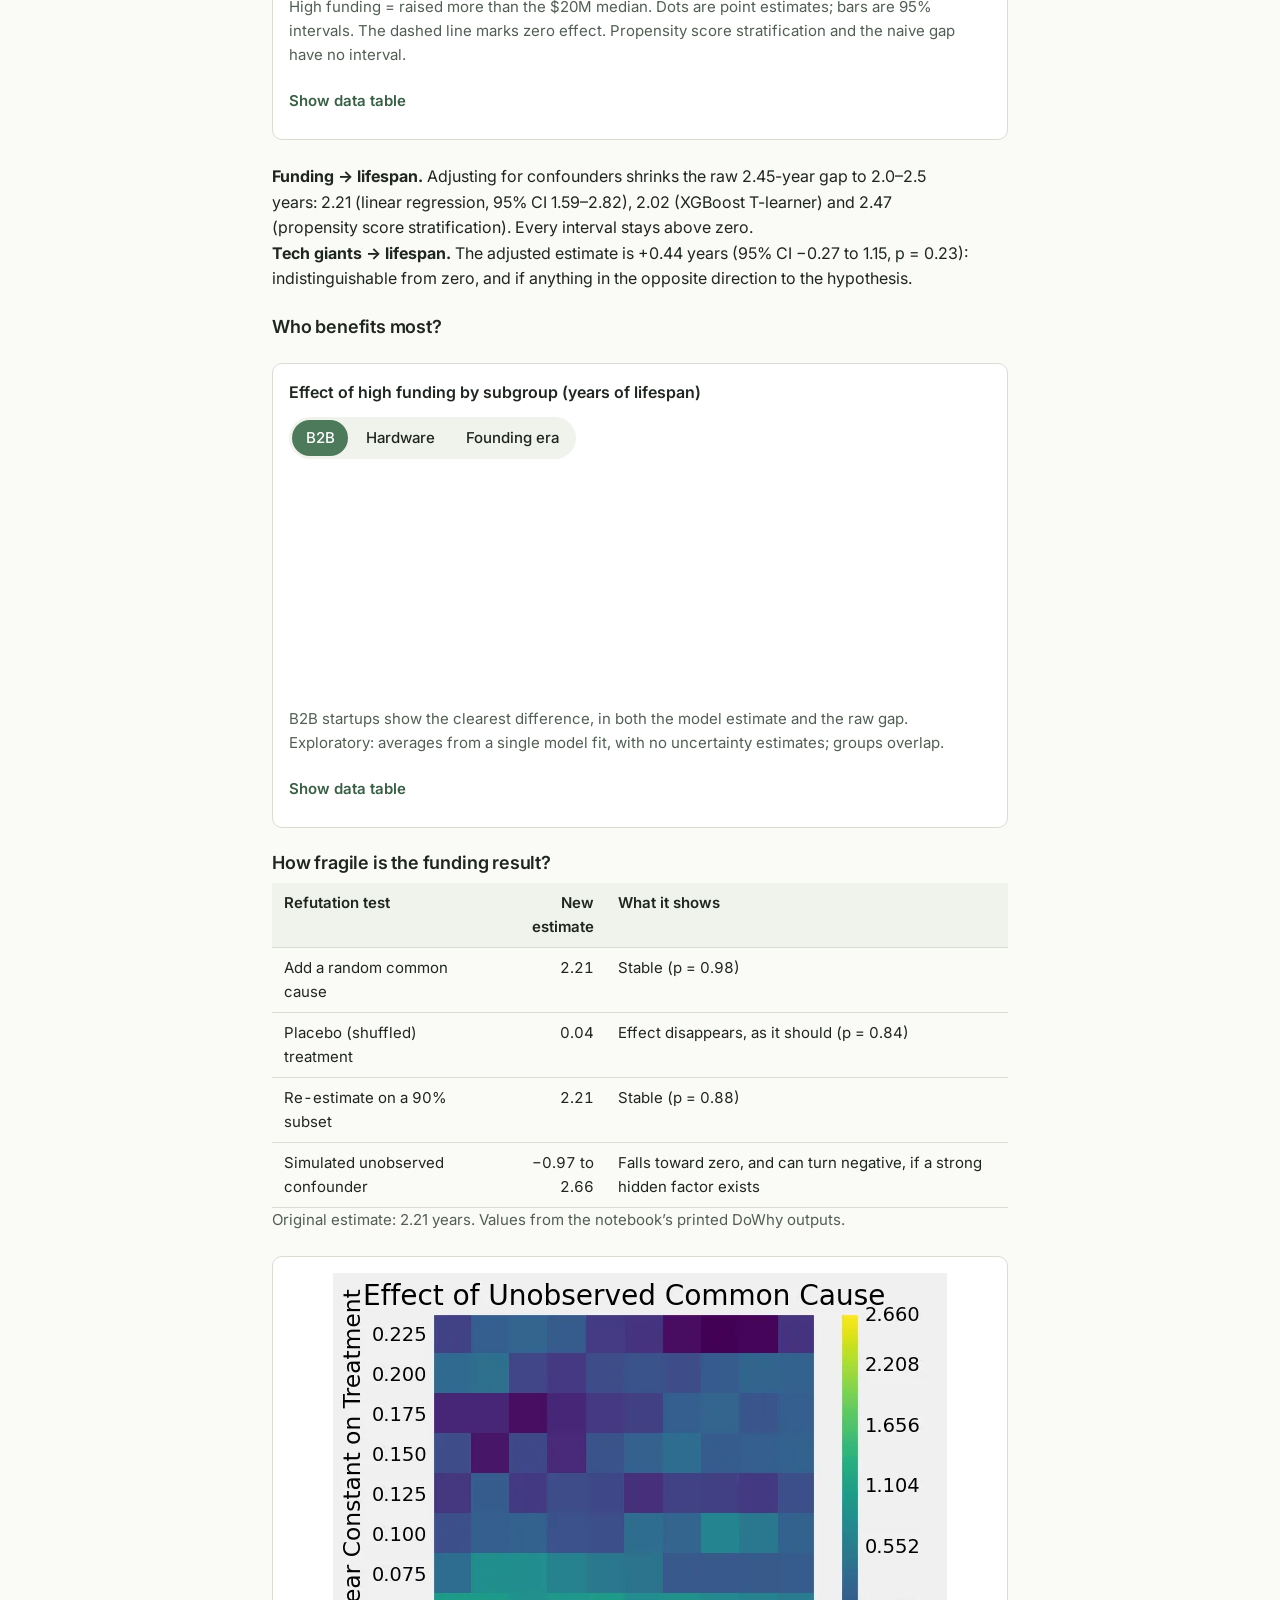
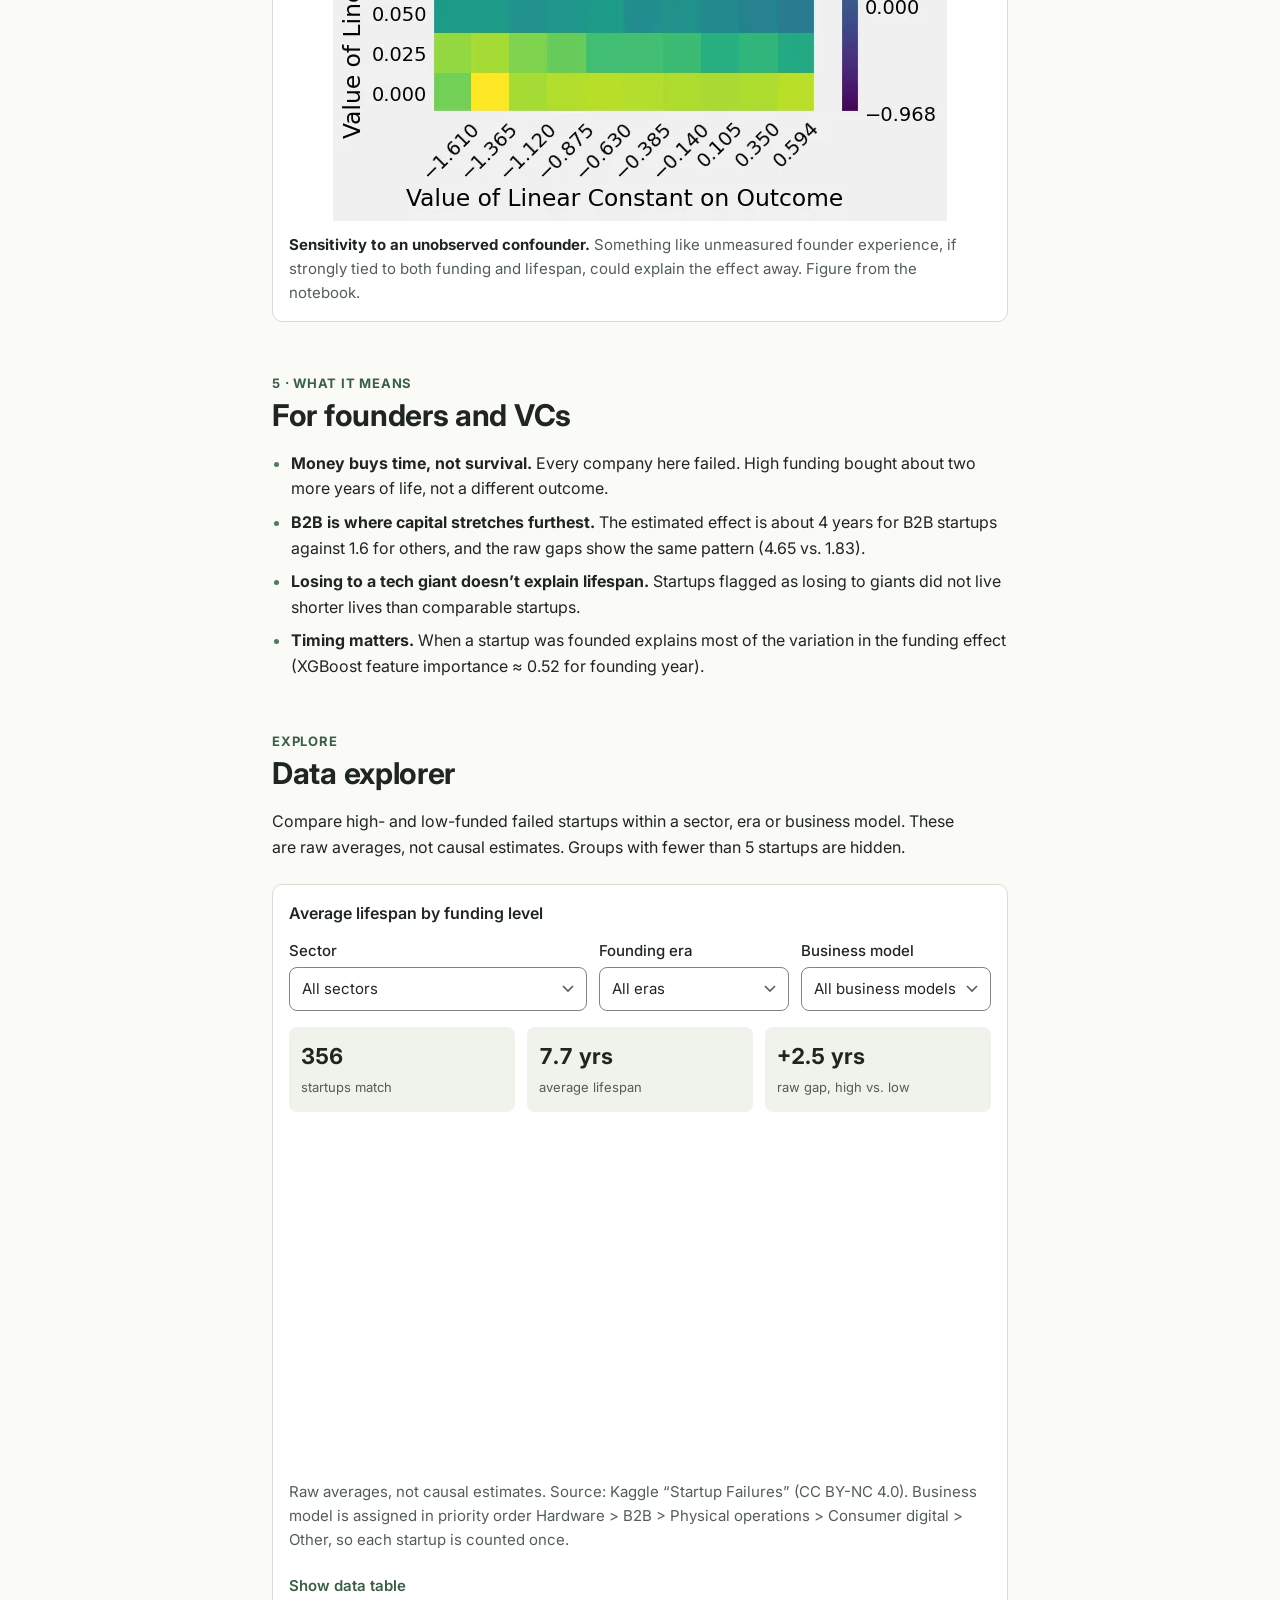
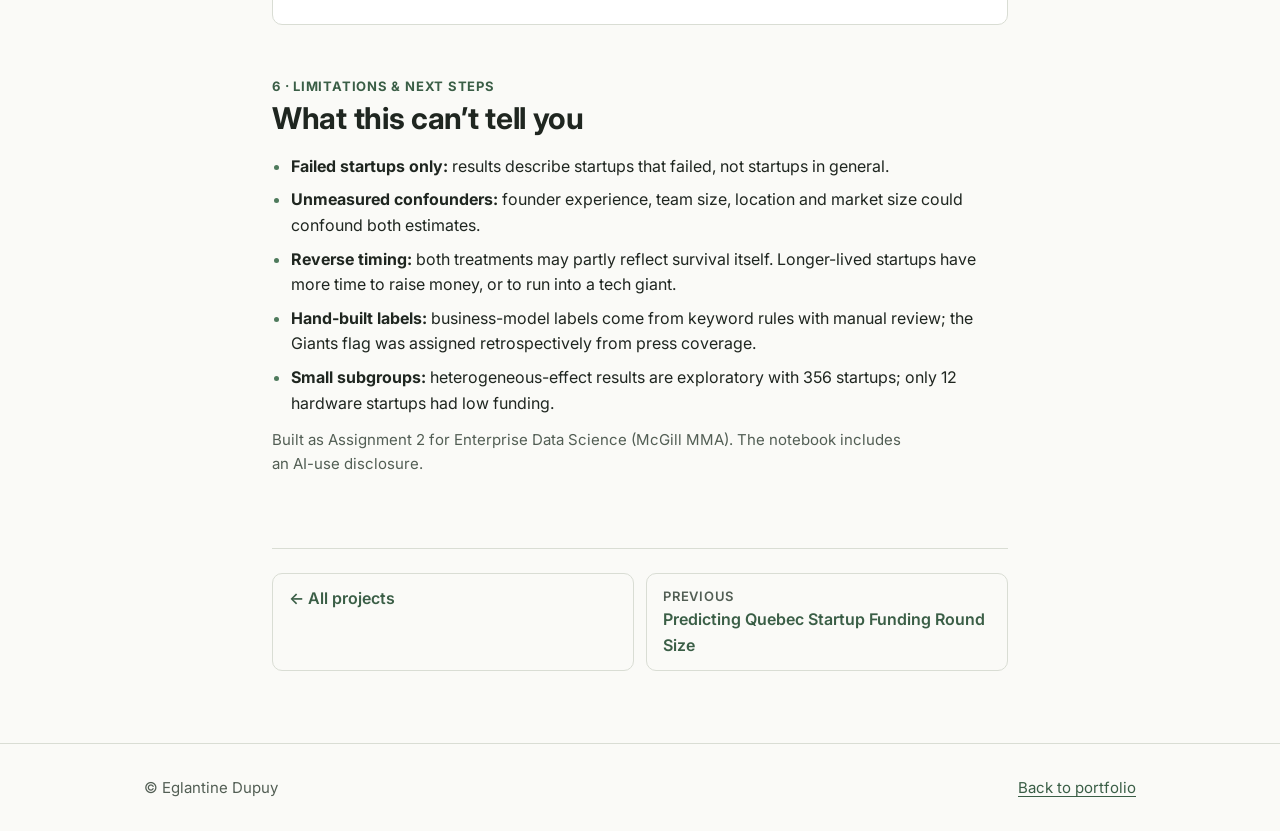
<file: projects/causal-failures.html>
<!doctype html>
<html lang="en">
  <head>
    <meta charset="UTF-8" />
    <meta name="viewport" content="width=device-width, initial-scale=1.0" />
    <title>Causal Inference on Startup Failures | Eglantine Dupuy</title>
    <meta name="description" content="Does more funding make failed startups last longer? Causal estimates with CausalML and DoWhy on 356 failed startups, stress-tested with refutation tests." />
    <meta name="theme-color" content="#fafaf7" />
    <link rel="icon" type="image/jpeg" href="../assets/img/photo.jpg" />
    <script>document.documentElement.classList.add("js");</script>
    <link rel="preconnect" href="https://fonts.googleapis.com" />
    <link rel="preconnect" href="https://fonts.gstatic.com" crossorigin />
    <link href="https://fonts.googleapis.com/css2?family=Inter:wght@400;500;600;700&display=swap" rel="stylesheet" />
    <link rel="stylesheet" href="../assets/css/site.css?v=4bcb323a24" />
  </head>
  <body>
    <a class="skip-link" href="#main">Skip to content</a>

    <header class="topbar">
      <div class="wrap">
        <a class="home" href="../index.html">Eglantine Dupuy</a>
        <a href="../index.html#projects">All projects</a>
      </div>
    </header>

    <main id="main" class="wrap" tabindex="-1">
      <article class="article">
        <header class="article-header">
          <h1>Causal Inference on Startup Failures</h1>
          <p class="hook">Among startups that eventually failed, does raising more money actually make them last longer? And does losing to a tech giant cut their life short?</p>
          <ul class="tag-list" aria-label="Tools and methods">
            <li class="tag">Python</li>
            <li class="tag">Causal Inference</li>
            <li class="tag">Machine Learning</li>
            <li class="tag">DoWhy</li>
            <li class="tag">CausalML</li>
          </ul>
          <div class="article-actions">
            <a class="btn btn-primary" href="https://github.com/eglantinedupuy-hub/startup-failures-causal-inference" rel="noopener">View code on GitHub</a>
            <a class="btn" href="#explorer">Explore the data</a>
          </div>
        </header>

        <aside class="tldr" aria-labelledby="tldr-title">
          <h2 id="tldr-title">TL;DR</h2>
          <dl>
            <dt>Question</dt>
            <dd>Does high funding (above the $20M median) cause failed startups to survive longer? Does losing to a tech giant shorten their lifespan?</dd>
            <dt>Method</dt>
            <dd>356 failed startups. Confounders: founding year and era, sector and business model. Effects estimated with CausalML (S- and T-learners) and DoWhy (backdoor adjustment), then stress-tested with refutation tests.</dd>
            <dt>Result</dt>
            <dd>High funding: <strong>+2.2 years of lifespan (95% CI 1.6–2.8)</strong>, consistent across four methods (2.0–2.5). Tech giants: <strong>+0.44 years (95% CI −0.27 to 1.15)</strong>, no detectable effect.</dd>
            <dt>Takeaway</dt>
            <dd>Capital buys runway, about two extra years for startups that fail anyway, and most clearly for B2B companies. Losing to a giant isn’t what shortens a failed startup’s life in this data.</dd>
          </dl>
        </aside>

        <noscript><p class="noscript-note" style="margin-top: 2rem">The charts on this page need JavaScript. Every key number is also stated in the text.</p></noscript>

        <section aria-labelledby="problem">
          <span class="step">1 · Problem</span>
          <h2 id="problem">Correlation is easy. Is it causal?</h2>
          <p>
            High-funded failed startups lived <strong>2.45 years longer</strong> on average than low-funded ones. But they are not
            the same kinds of companies: they differ in sector, era and business model. A naive comparison would mix the effect of
            money with the effect of being, say, a B2B company in the 2010s. I set out to separate the two.
          </p>
          <ul>
            <li><strong>Question 1:</strong> does raising more money <em>cause</em> failed startups to survive longer?</li>
            <li><strong>Question 2:</strong> do startups that lost to tech giants (e.g. Google, Amazon) have shorter lifespans than comparable startups that didn’t?</li>
          </ul>
        </section>

        <section aria-labelledby="data">
          <span class="step">2 · Data</span>
          <h2 id="data">356 failed startups, cleaned from six files</h2>
          <p>
            The data is the Kaggle <em>Startup Failures</em> dataset (CC BY-NC 4.0): failed startups across six sectors, with years of
            operation, funding raised and 13 binary failure-cause flags. Cleaning took it from 409 raw rows to 356:
          </p>
          <ul>
            <li>fixed a schema mismatch in one sector file and removed 5 duplicates across files;</li>
            <li>parsed founding year, end year and lifespan from two different text formats, and funding into $ millions;</li>
            <li>dropped 46 rows whose funding belonged to a parent company (e.g. “$0 (Coinbase-funded)”) and 1 unparseable row;</li>
            <li>built the treatment (<code>high_funding</code>, above the $20M median), founding era, and business-model flags (<code>hardware</code>, <code>physical_ops</code>, <code>b2b</code>) from keyword rules, reviewed by hand.</li>
          </ul>
          <p>
            I deliberately <strong>excluded the 13 failure-cause flags</strong> as confounders, because funding could cause them rather than the other way round.
          </p>
        </section>

        <section aria-labelledby="method">
          <span class="step">3 · Method</span>
          <h2 id="method">State the assumptions, then try to break the estimate</h2>
          <figure class="figure">
            <picture>
              <source srcset="../assets/img/projects/causal-failures-thumb.webp" type="image/webp" />
              <img src="../assets/img/projects/causal-failures-thumb.png" width="830" height="506" loading="lazy" decoding="async"
                alt="Causal graph: eleven confounders (sector, founding era, founding year, hardware, physical operations and B2B flags) each have arrows into both high funding and lifespan." />
            </picture>
            <figcaption><strong>Causal graph for the funding treatment.</strong> Each confounder affects both funding and lifespan; DoWhy uses this graph to find a valid backdoor adjustment set. Figure from the notebook.</figcaption>
          </figure>
          <ol>
            <li><strong>Balance checks:</strong> high-funded startups are more often hardware (21% vs. 7%) and B2B (22% vs. 12%), so the groups need adjusting.</li>
            <li><strong>CausalML:</strong> average treatment effect from a linear S-learner and an XGBoost T-learner.</li>
            <li><strong>DoWhy:</strong> explicit causal graph, backdoor identification, then linear regression and propensity score stratification.</li>
            <li><strong>Refutation:</strong> random common cause, placebo treatment, data subset, and an unobserved-confounder sensitivity analysis.</li>
            <li><strong>Heterogeneity:</strong> how the effect varies by business model and era. Then the whole identify → estimate → refute loop again for the tech-giants treatment.</li>
          </ol>
        </section>

        <section aria-labelledby="results">
          <span class="step">4 · Results</span>
          <h2 id="results">About two extra years from funding; nothing from giants</h2>

          <figure class="figure" aria-labelledby="forest-title">
            <p class="figure-title" id="forest-title">Estimated effect on lifespan, with 95% confidence intervals</p>
            <div class="controls">
              <div class="segmented" id="forest-toggle" role="group" aria-label="Treatment">
                <button data-value="funding" aria-pressed="true">High funding</button>
                <button data-value="giants">Lost to a tech giant</button>
              </div>
            </div>
            <div class="chart-box">
              <canvas id="chart-forest" role="img" aria-label="Forest plot of estimated effects on lifespan in years. For high funding all methods estimate 2.0 to 2.5 years with intervals above zero. For losing to a tech giant the estimate is 0.44 years with an interval crossing zero."></canvas>
            </div>
            <figcaption id="forest-caption">Dots are point estimates and bars are 95% intervals. The dashed line marks zero effect. Propensity score stratification returns no interval.</figcaption>
            <details class="data-table"><summary>Show data table</summary><div id="table-forest"></div></details>
          </figure>

          <p>
            <strong>Funding → lifespan.</strong> Adjusting for confounders shrinks the raw 2.45-year gap to 2.0–2.5 years:
            2.21 (linear regression, 95% CI 1.59–2.82), 2.02 (XGBoost T-learner) and 2.47 (propensity score stratification).
            Every interval stays above zero.
          </p>
          <p>
            <strong>Tech giants → lifespan.</strong> The adjusted estimate is +0.44 years (95% CI −0.27 to 1.15, p = 0.23):
            indistinguishable from zero, and if anything in the opposite direction to the hypothesis.
          </p>

          <h3>Who benefits most?</h3>
          <figure class="figure" aria-labelledby="sub-title">
            <p class="figure-title" id="sub-title">Effect of high funding by subgroup (years of lifespan)</p>
            <div class="controls">
              <div class="segmented" id="sub-toggle" role="group" aria-label="Subgroup dimension">
                <button data-value="Business model" aria-pressed="true">B2B</button>
                <button data-value="Hardware">Hardware</button>
                <button data-value="Founding era">Founding era</button>
              </div>
            </div>
            <div class="chart-box">
              <canvas id="chart-subgroups" role="img" aria-label="Grouped bar chart comparing the model-estimated effect of high funding with the raw lifespan gap for each subgroup. The effect is largest for B2B startups at about 4 years."></canvas>
            </div>
            <figcaption id="sub-caption">Exploratory: XGBoost T-learner averages from a single model fit, with no uncertainty estimates. Groups overlap.</figcaption>
            <details class="data-table"><summary>Show data table</summary><div id="table-subgroups"></div></details>
          </figure>

          <h3>How fragile is the funding result?</h3>
          <div class="table-scroll">
            <table>
              <caption class="visually-hidden">Refutation tests for the effect of high funding (linear regression estimate 2.21 years)</caption>
              <thead>
                <tr><th scope="col">Refutation test</th><th scope="col" class="num">New estimate</th><th scope="col">What it shows</th></tr>
              </thead>
              <tbody>
                <tr><td>Add a random common cause</td><td class="num">2.21</td><td>Stable (p = 0.98)</td></tr>
                <tr><td>Placebo (shuffled) treatment</td><td class="num">0.04</td><td>Effect disappears, as it should (p = 0.84)</td></tr>
                <tr><td>Re-estimate on a 90% subset</td><td class="num">2.21</td><td>Stable (p = 0.88)</td></tr>
                <tr><td>Simulated unobserved confounder</td><td class="num">−0.97 to 2.66</td><td>Falls toward zero, and can turn negative, if a strong hidden factor exists</td></tr>
              </tbody>
            </table>
          </div>
          <p class="note">Original estimate: 2.21 years. Values from the notebook’s printed DoWhy outputs.</p>
          <figure class="figure">
            <picture>
              <source srcset="../assets/img/projects/causal-sensitivity.webp" type="image/webp" />
              <img src="../assets/img/projects/causal-sensitivity.png" width="614" height="548" loading="lazy" decoding="async"
                alt="Heat map of the funding effect under a simulated unobserved confounder. With no confounder effect on treatment the estimate stays near 2.2 to 2.7 years; as that effect rises above about 0.1 the estimate falls to around zero, with a minimum of minus 0.97." />
            </picture>
            <figcaption><strong>Sensitivity to an unobserved confounder.</strong> Something like unmeasured founder experience, if strongly tied to both funding and lifespan, could explain the effect away. Figure from the notebook.</figcaption>
          </figure>
        </section>

        <section aria-labelledby="meaning">
          <span class="step">5 · What it means</span>
          <h2 id="meaning">For founders and VCs</h2>
          <ul>
            <li><strong>Money buys time, not survival.</strong> Every company here failed. High funding bought about two more years of life, not a different outcome.</li>
            <li><strong>B2B is where capital stretches furthest.</strong> The estimated effect is about 4 years for B2B startups against 1.6 for others, and the raw gaps show the same pattern (4.65 vs. 1.83).</li>
            <li><strong>Losing to a tech giant doesn’t explain lifespan.</strong> Startups flagged as losing to giants did not live shorter lives than comparable startups.</li>
            <li><strong>Timing matters.</strong> When a startup was founded explains most of the variation in the funding effect (XGBoost feature importance ≈ 0.52 for founding year).</li>
          </ul>
        </section>

        <section aria-labelledby="explorer">
          <span class="step">Explore</span>
          <h2 id="explorer">Data explorer</h2>
          <p>
            Compare high- and low-funded failed startups within a sector, era or business model. These are raw averages, not causal
            estimates. Groups with fewer than 5 startups are hidden.
          </p>
          <figure class="figure" aria-labelledby="ex-title">
            <p class="figure-title" id="ex-title">Average lifespan by funding level</p>
            <div class="controls">
              <label class="control">Sector <select id="ex-sector"></select></label>
              <label class="control">Founding era <select id="ex-era"></select></label>
              <label class="control">Business model <select id="ex-model"></select></label>
            </div>
            <div class="stat-row" id="ex-stats" aria-live="polite"></div>
            <div class="chart-box">
              <canvas id="chart-explorer" role="img" aria-label="Bar chart of average lifespan in years for high-funded versus low-funded startups matching the selected filters. Exact values are in the data table below."></canvas>
            </div>
            <figcaption id="ex-note"></figcaption>
            <details class="data-table"><summary>Show data table</summary><div id="table-explorer"></div></details>
          </figure>
        </section>

        <section aria-labelledby="limits">
          <span class="step">6 · Limitations &amp; next steps</span>
          <h2 id="limits">What this can’t tell you</h2>
          <ul>
            <li><strong>Failed startups only:</strong> results describe startups that failed, not startups in general.</li>
            <li><strong>Unmeasured confounders:</strong> founder experience, team size, location and market size could confound both estimates.</li>
            <li><strong>Reverse timing:</strong> both treatments may partly reflect survival itself. Longer-lived startups have more time to raise money, or to run into a tech giant.</li>
            <li><strong>Hand-built labels:</strong> business-model labels come from keyword rules with manual review; the Giants flag was assigned retrospectively from press coverage.</li>
            <li><strong>Small subgroups:</strong> heterogeneous-effect results are exploratory with 356 startups; only 12 hardware startups had low funding.</li>
          </ul>
          <!-- TODO(Eglantine): add the next steps you would actually pursue (e.g. adding surviving startups as a comparison group). Not in the repo, so left out rather than invented. -->
          <p class="note">Built as Assignment 2 for Enterprise Data Science (McGill MMA). The notebook includes an AI-use disclosure.</p>
        </section>

        <nav class="pager" aria-label="More projects">
        <!-- render:pager -->
        <a class="pager-link" href="../index.html#projects">&larr; All projects</a>
        <a class="pager-link" href="../projects/quebec-funding.html" rel="prev"><span class="pager-label">Previous</span> Predicting Quebec Startup Funding Round Size</a>
        <!-- /render:pager -->
        </nav>
      </article>
    </main>

    <footer class="site-footer">
      <div class="wrap">
        <p>© Eglantine Dupuy</p>
        <p><a href="../index.html">Back to portfolio</a></p>
      </div>
    </footer>

    <script src="../assets/vendor/chart.umd.min.js" defer></script>
    <script src="../assets/js/charts.js?v=5a3b9db02e" defer></script>
    <script src="../assets/js/projects/causal-failures.js?v=e825574c4c" defer></script>
  </body>
</html>
</file>
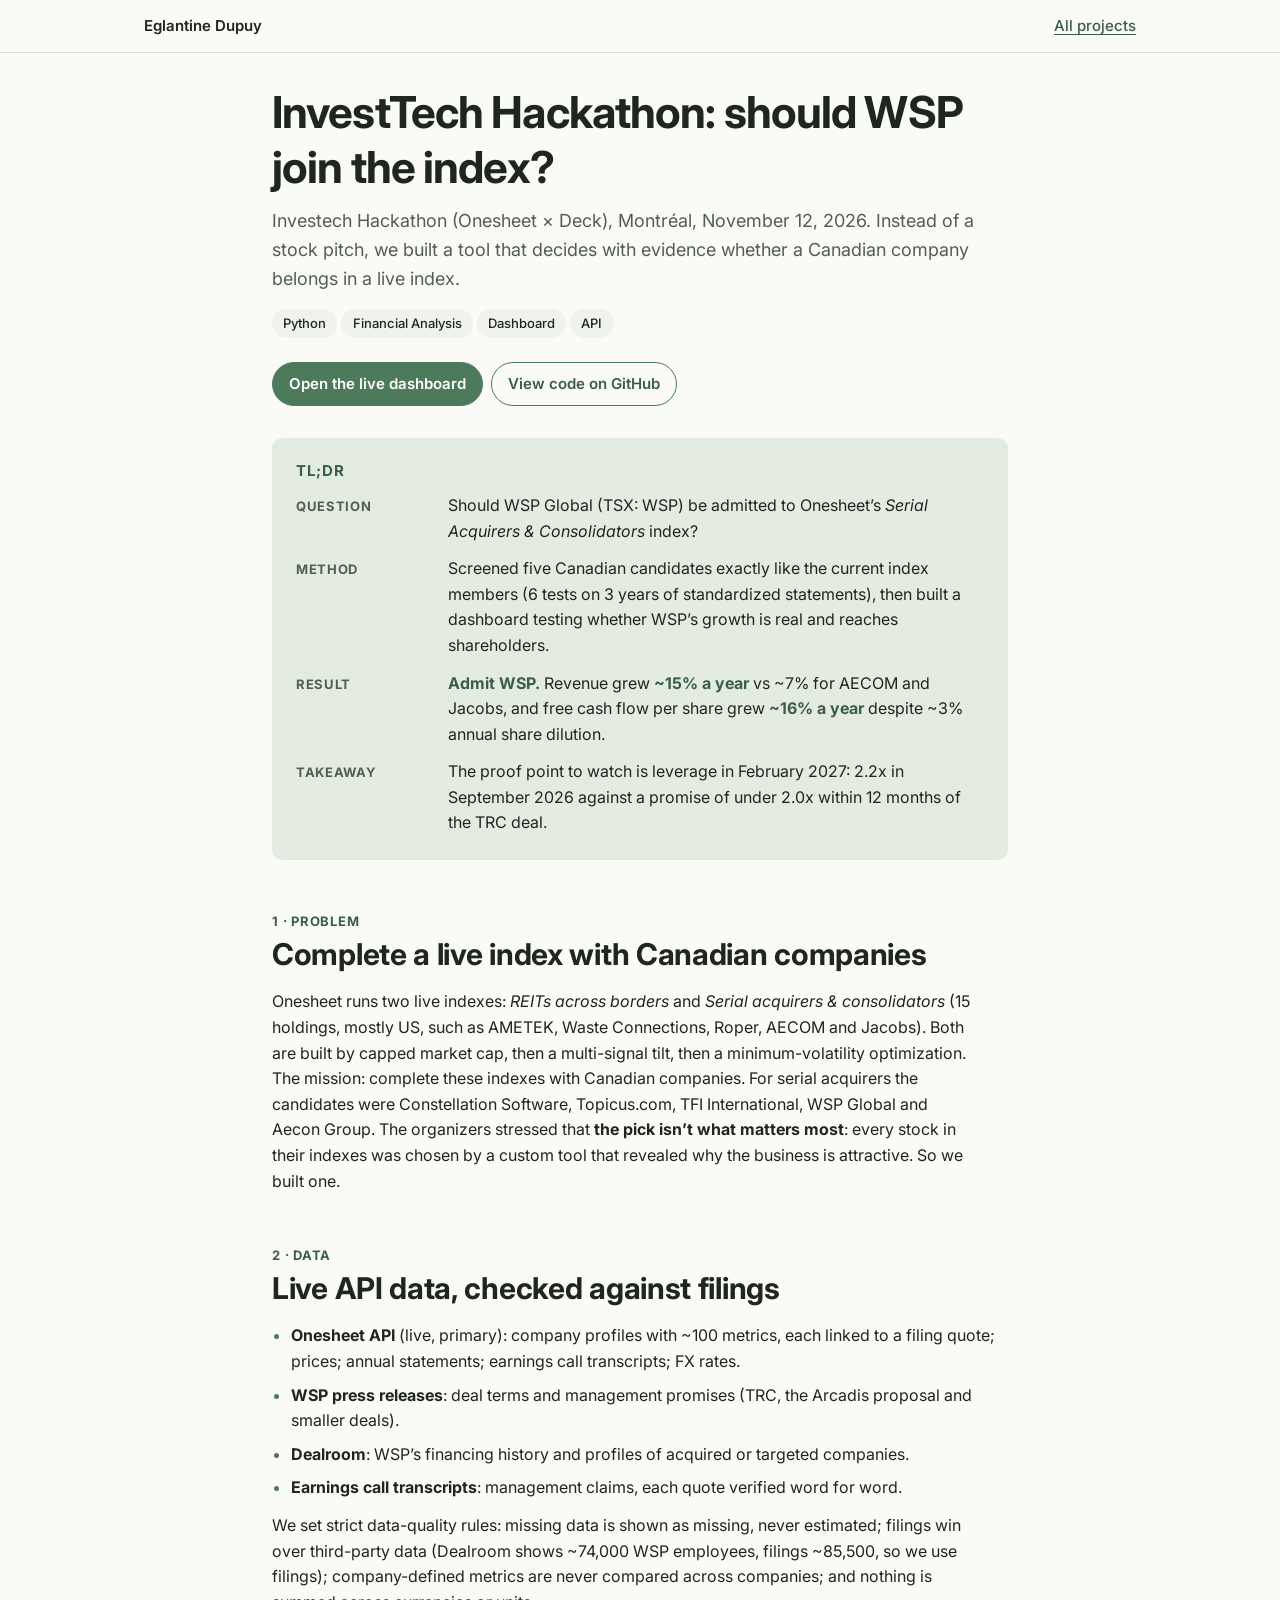
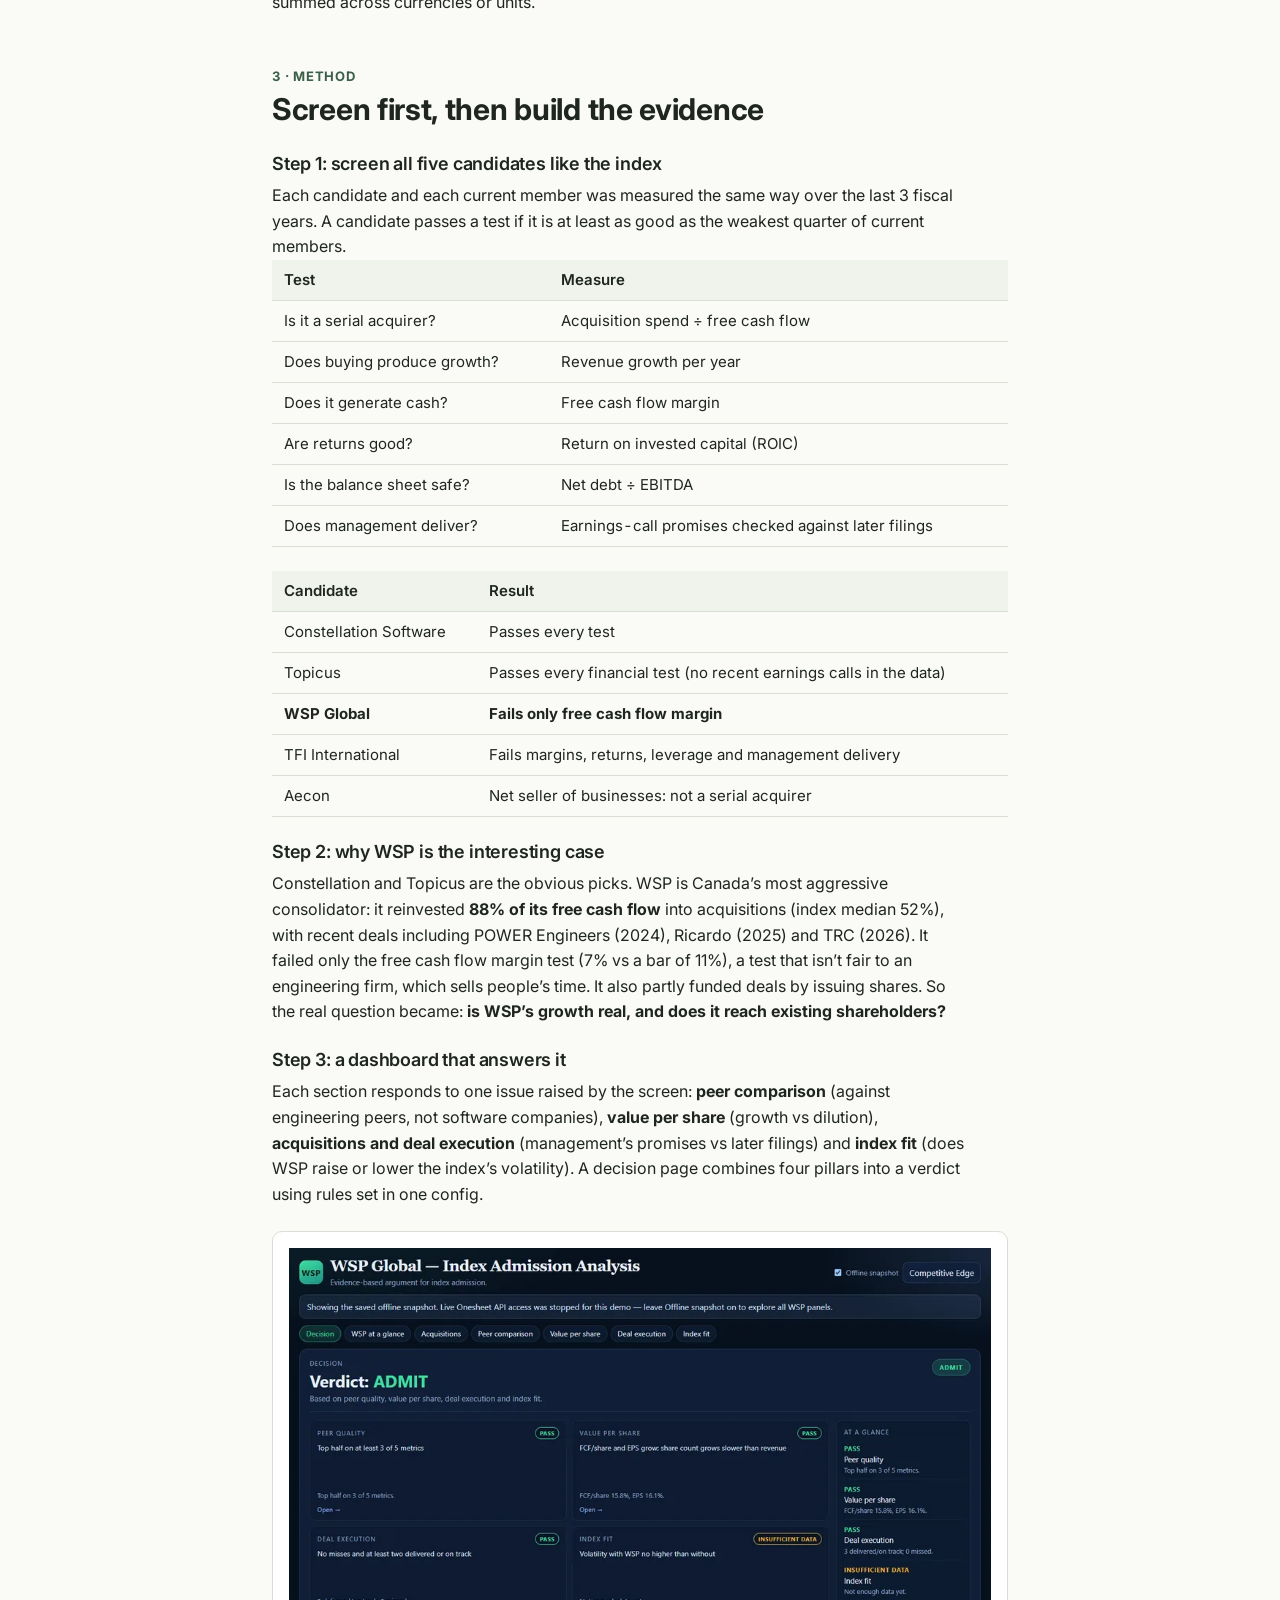
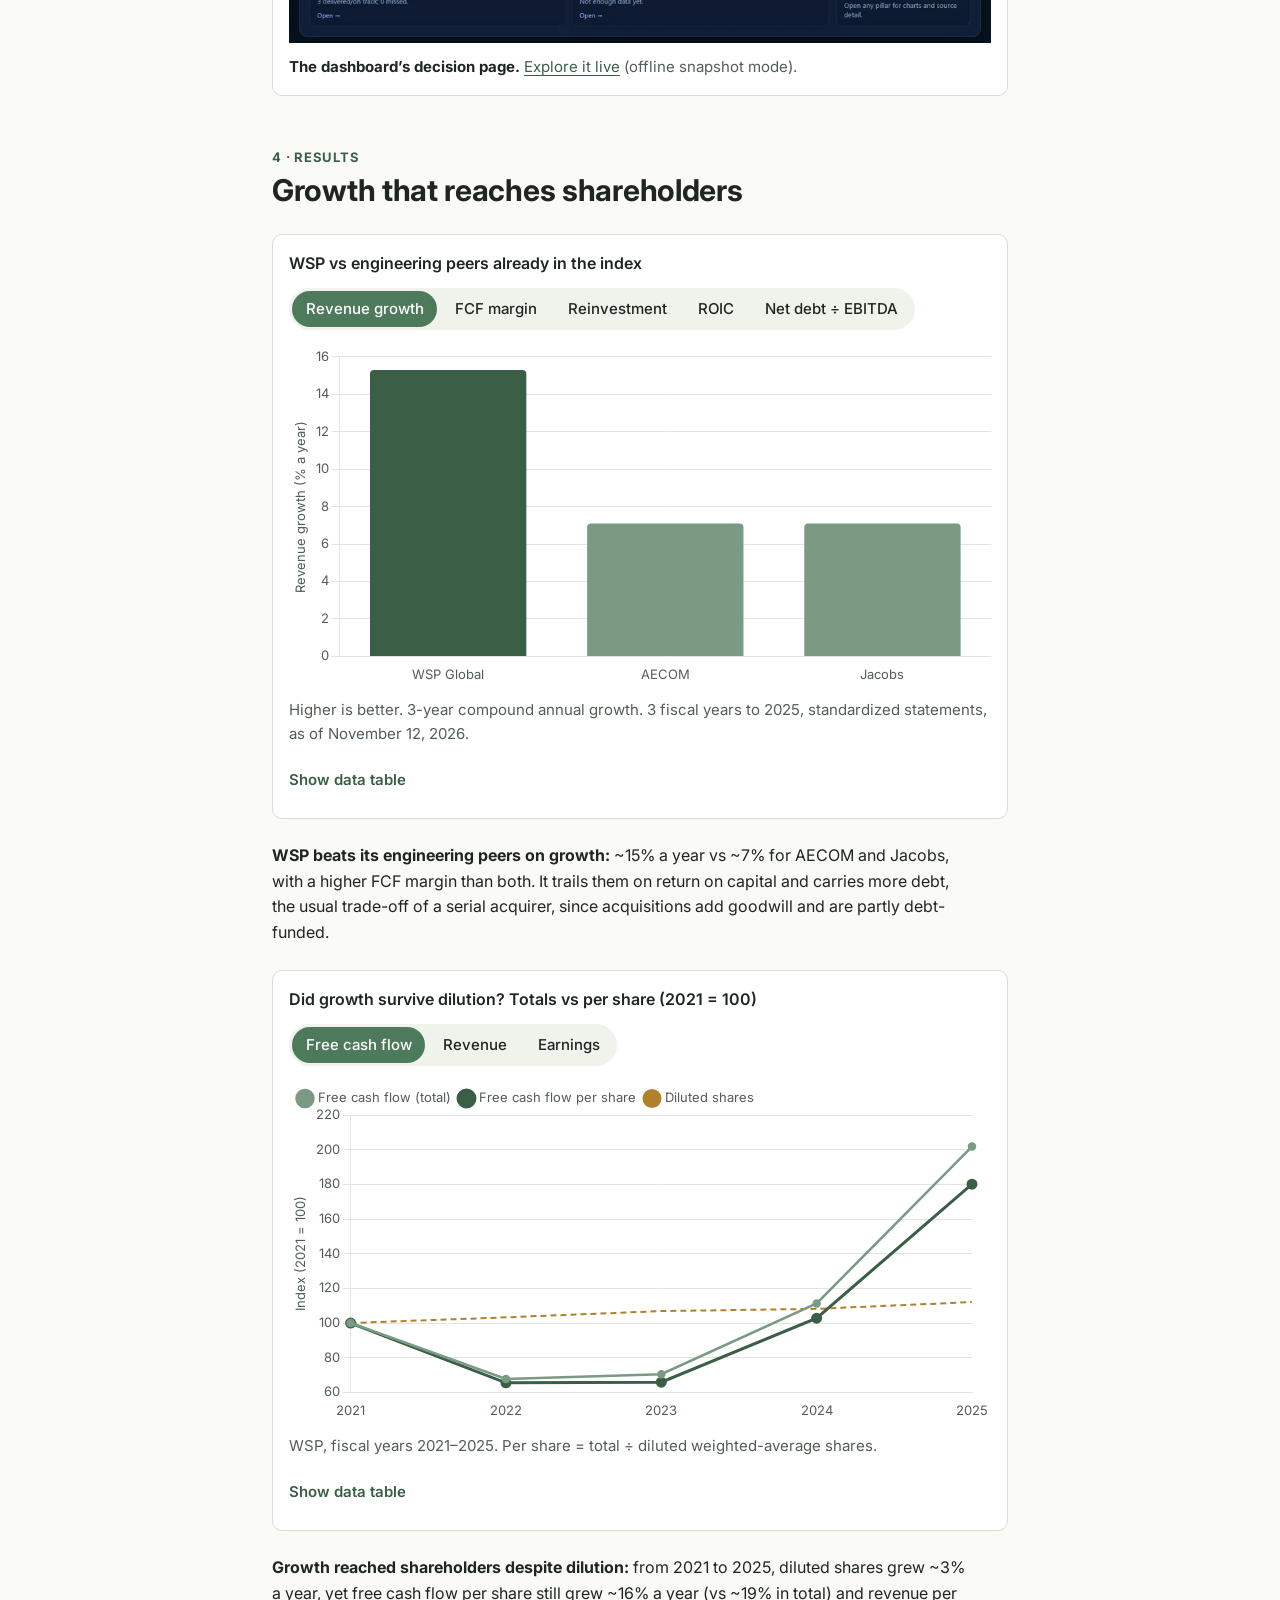
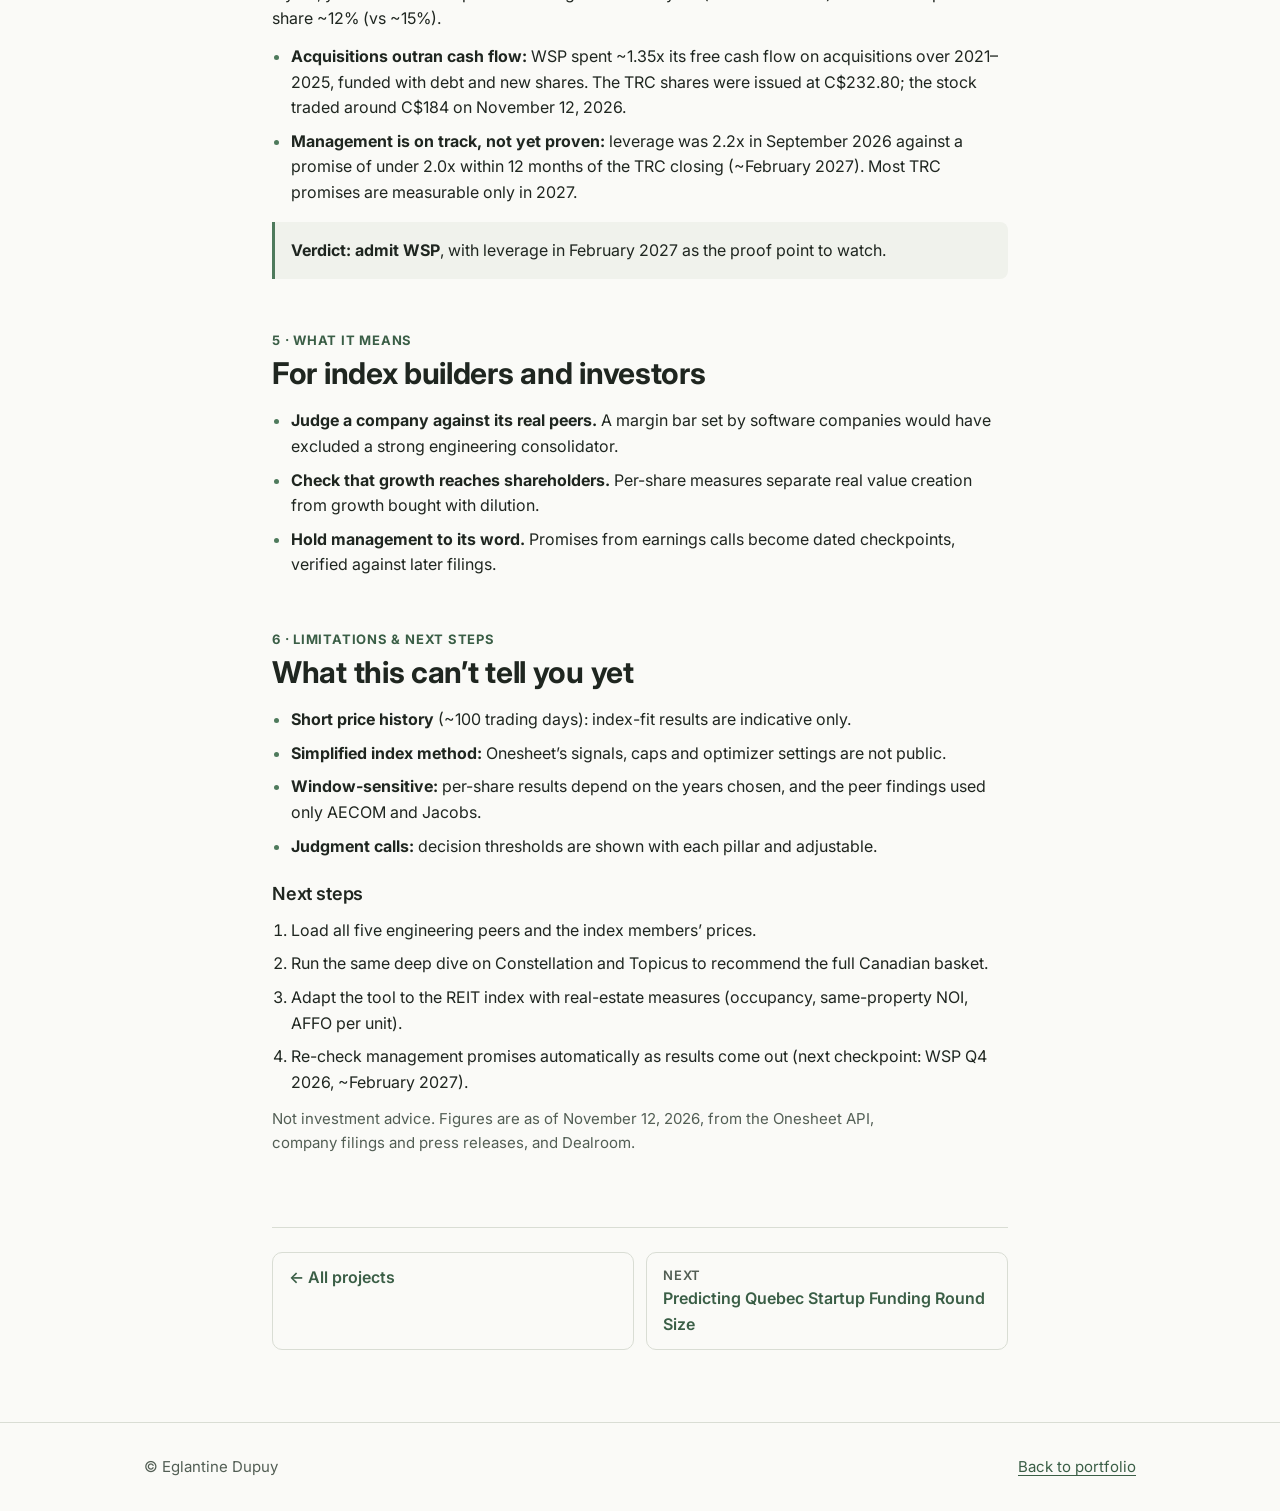
<file: projects/investech-hackathon.html>
<!doctype html>
<html lang="en">
  <head>
    <meta charset="UTF-8" />
    <meta name="viewport" content="width=device-width, initial-scale=1.0" />
    <title>InvestTech Hackathon: WSP Index Admission | Eglantine Dupuy</title>
    <meta name="description" content="Should WSP Global join Onesheet's Serial Acquirers & Consolidators index? An evidence-based screen and dashboard built at the Investech Hackathon in Montréal." />
    <meta name="theme-color" content="#fafaf7" />
    <link rel="icon" type="image/jpeg" href="../assets/img/photo.jpg" />
    <script>document.documentElement.classList.add("js");</script>
    <link rel="preconnect" href="https://fonts.googleapis.com" />
    <link rel="preconnect" href="https://fonts.gstatic.com" crossorigin />
    <link href="https://fonts.googleapis.com/css2?family=Inter:wght@400;500;600;700&display=swap" rel="stylesheet" />
    <link rel="stylesheet" href="../assets/css/site.css?v=4bcb323a24" />
  </head>
  <body>
    <a class="skip-link" href="#main">Skip to content</a>

    <header class="topbar">
      <div class="wrap">
        <a class="home" href="../index.html">Eglantine Dupuy</a>
        <a href="../index.html#projects">All projects</a>
      </div>
    </header>

    <main id="main" class="wrap" tabindex="-1">
      <article class="article">
        <header class="article-header">
          <h1>InvestTech Hackathon: should WSP join the index?</h1>
          <p class="hook">Investech Hackathon (Onesheet × Deck), Montréal, November 12, 2026. Instead of a stock pitch, we built a tool that decides with evidence whether a Canadian company belongs in a live index.</p>
          <ul class="tag-list" aria-label="Tools and methods">
            <li class="tag">Python</li>
            <li class="tag">Financial Analysis</li>
            <li class="tag">Dashboard</li>
            <li class="tag">API</li>
          </ul>
          <div class="article-actions">
            <a class="btn btn-primary" href="https://investech-hackathon-starter.vercel.app" rel="noopener">Open the live dashboard</a>
            <a class="btn" href="https://github.com/Taganas2002/investech-hackathon-starter" rel="noopener">View code on GitHub</a>
          </div>
        </header>

        <aside class="tldr" aria-labelledby="tldr-title">
          <h2 id="tldr-title">TL;DR</h2>
          <dl>
            <dt>Question</dt>
            <dd>Should WSP Global (TSX: WSP) be admitted to Onesheet’s <em>Serial Acquirers &amp; Consolidators</em> index?</dd>
            <dt>Method</dt>
            <dd>Screened five Canadian candidates exactly like the current index members (6 tests on 3 years of standardized statements), then built a dashboard testing whether WSP’s growth is real and reaches shareholders.</dd>
            <dt>Result</dt>
            <dd><strong>Admit WSP.</strong> Revenue grew <strong>~15% a year</strong> vs ~7% for AECOM and Jacobs, and free cash flow per share grew <strong>~16% a year</strong> despite ~3% annual share dilution.</dd>
            <dt>Takeaway</dt>
            <dd>The proof point to watch is leverage in February 2027: 2.2x in September 2026 against a promise of under 2.0x within 12 months of the TRC deal.</dd>
          </dl>
        </aside>

        <noscript><p class="noscript-note" style="margin-top: 2rem">The charts on this page need JavaScript. Every key number is also stated in the text.</p></noscript>

        <!-- TODO(Eglantine): add a short "My role" paragraph (what you personally built or analysed, team size)
             and any hackathon outcome (placing, jury feedback). Not in the README, so left out rather than invented. -->

        <section aria-labelledby="problem">
          <span class="step">1 · Problem</span>
          <h2 id="problem">Complete a live index with Canadian companies</h2>
          <p>
            Onesheet runs two live indexes: <em>REITs across borders</em> and <em>Serial acquirers &amp; consolidators</em>
            (15 holdings, mostly US, such as AMETEK, Waste Connections, Roper, AECOM and Jacobs). Both are built by
            capped market cap, then a multi-signal tilt, then a minimum-volatility optimization.
          </p>
          <p>
            The mission: complete these indexes with Canadian companies. For serial acquirers the candidates were
            Constellation Software, Topicus.com, TFI International, WSP Global and Aecon Group. The organizers stressed that
            <strong>the pick isn’t what matters most</strong>: every stock in their indexes was chosen by a custom tool that
            revealed why the business is attractive. So we built one.
          </p>
        </section>

        <section aria-labelledby="data">
          <span class="step">2 · Data</span>
          <h2 id="data">Live API data, checked against filings</h2>
          <ul>
            <li><strong>Onesheet API</strong> (live, primary): company profiles with ~100 metrics, each linked to a filing quote; prices; annual statements; earnings call transcripts; FX rates.</li>
            <li><strong>WSP press releases</strong>: deal terms and management promises (TRC, the Arcadis proposal and smaller deals).</li>
            <li><strong>Dealroom</strong>: WSP’s financing history and profiles of acquired or targeted companies.</li>
            <li><strong>Earnings call transcripts</strong>: management claims, each quote verified word for word.</li>
          </ul>
          <p>
            We set strict data-quality rules: missing data is shown as missing, never estimated; filings win over
            third-party data (Dealroom shows ~74,000 WSP employees, filings ~85,500, so we use filings); company-defined
            metrics are never compared across companies; and nothing is summed across currencies or units.
          </p>
        </section>

        <section aria-labelledby="method">
          <span class="step">3 · Method</span>
          <h2 id="method">Screen first, then build the evidence</h2>
          <h3>Step 1: screen all five candidates like the index</h3>
          <p>Each candidate and each current member was measured the same way over the last 3 fiscal years. A candidate passes a test if it is at least as good as the weakest quarter of current members.</p>
          <div class="table-scroll">
            <table>
              <caption class="visually-hidden">The six admission tests</caption>
              <thead><tr><th scope="col">Test</th><th scope="col">Measure</th></tr></thead>
              <tbody>
                <tr><td>Is it a serial acquirer?</td><td>Acquisition spend ÷ free cash flow</td></tr>
                <tr><td>Does buying produce growth?</td><td>Revenue growth per year</td></tr>
                <tr><td>Does it generate cash?</td><td>Free cash flow margin</td></tr>
                <tr><td>Are returns good?</td><td>Return on invested capital (ROIC)</td></tr>
                <tr><td>Is the balance sheet safe?</td><td>Net debt ÷ EBITDA</td></tr>
                <tr><td>Does management deliver?</td><td>Earnings-call promises checked against later filings</td></tr>
              </tbody>
            </table>
          </div>
          <div class="table-scroll" style="margin-top: 1.5rem">
            <table>
              <caption class="visually-hidden">Screen result for each candidate</caption>
              <thead><tr><th scope="col">Candidate</th><th scope="col">Result</th></tr></thead>
              <tbody>
                <tr><td>Constellation Software</td><td>Passes every test</td></tr>
                <tr><td>Topicus</td><td>Passes every financial test (no recent earnings calls in the data)</td></tr>
                <tr><td><strong>WSP Global</strong></td><td><strong>Fails only free cash flow margin</strong></td></tr>
                <tr><td>TFI International</td><td>Fails margins, returns, leverage and management delivery</td></tr>
                <tr><td>Aecon</td><td>Net seller of businesses: not a serial acquirer</td></tr>
              </tbody>
            </table>
          </div>

          <h3>Step 2: why WSP is the interesting case</h3>
          <p>
            Constellation and Topicus are the obvious picks. WSP is Canada’s most aggressive consolidator: it reinvested
            <strong>88% of its free cash flow</strong> into acquisitions (index median 52%), with recent deals including
            POWER Engineers (2024), Ricardo (2025) and TRC (2026). It failed only the free cash flow margin test (7% vs a
            bar of 11%), a test that isn’t fair to an engineering firm, which sells people’s time. It also partly funded
            deals by issuing shares. So the real question became: <strong>is WSP’s growth real, and does it reach existing shareholders?</strong>
          </p>

          <h3>Step 3: a dashboard that answers it</h3>
          <p>
            Each section responds to one issue raised by the screen: <strong>peer comparison</strong> (against engineering
            peers, not software companies), <strong>value per share</strong> (growth vs dilution), <strong>acquisitions and deal
            execution</strong> (management’s promises vs later filings) and <strong>index fit</strong> (does WSP raise or lower
            the index’s volatility). A decision page combines four pillars into a verdict using rules set in one config.
          </p>
          <figure class="figure">
            <picture>
              <source srcset="../assets/img/projects/investech-hackathon-thumb.webp" type="image/webp" />
              <img src="../assets/img/projects/investech-hackathon-thumb.png" width="960" height="540" loading="lazy" decoding="async"
                alt="Dashboard decision page: verdict ADMIT. Peer quality, value per share and deal execution pass; index fit shows insufficient data." />
            </picture>
            <figcaption><strong>The dashboard’s decision page.</strong> <a href="https://investech-hackathon-starter.vercel.app" rel="noopener">Explore it live</a> (offline snapshot mode).</figcaption>
          </figure>
        </section>

        <section aria-labelledby="results">
          <span class="step">4 · Results</span>
          <h2 id="results">Growth that reaches shareholders</h2>

          <figure class="figure" aria-labelledby="peers-title">
            <p class="figure-title" id="peers-title">WSP vs engineering peers already in the index</p>
            <div class="controls">
              <div class="segmented" id="peers-toggle" role="group" aria-label="Measure">
                <button data-value="revenueCagr" aria-pressed="true">Revenue growth</button>
                <button data-value="fcfMargin">FCF margin</button>
                <button data-value="reinvestment">Reinvestment</button>
                <button data-value="roic">ROIC</button>
                <button data-value="netDebtToEbitda">Net debt ÷ EBITDA</button>
              </div>
            </div>
            <div class="chart-box">
              <canvas id="chart-peers" role="img" aria-label="Bar chart comparing WSP Global, AECOM and Jacobs on the selected measure. WSP's revenue growth is about 15% a year versus about 7% for both peers."></canvas>
            </div>
            <figcaption id="peers-caption">3 fiscal years to 2025, from standardized statements.</figcaption>
            <details class="data-table"><summary>Show data table</summary><div id="table-peers"></div></details>
          </figure>
          <p>
            <strong>WSP beats its engineering peers on growth:</strong> ~15% a year vs ~7% for AECOM and Jacobs, with a higher
            FCF margin than both. It trails them on return on capital and carries more debt, the usual trade-off of a serial
            acquirer, since acquisitions add goodwill and are partly debt-funded.
          </p>

          <figure class="figure" aria-labelledby="ps-title">
            <p class="figure-title" id="ps-title">Did growth survive dilution? Totals vs per share (2021 = 100)</p>
            <div class="controls">
              <div class="segmented" id="ps-toggle" role="group" aria-label="Measure">
                <button data-value="fcf" aria-pressed="true">Free cash flow</button>
                <button data-value="revenue">Revenue</button>
                <button data-value="earnings">Earnings</button>
              </div>
            </div>
            <div class="chart-box">
              <canvas id="chart-ps" role="img" aria-label="Line chart, indexed to 2021 equals 100, of WSP's total and per-share growth with diluted share count. Per-share lines grow almost as fast as totals."></canvas>
            </div>
            <figcaption>WSP, fiscal years 2021–2025. Per share = total ÷ diluted weighted-average shares.</figcaption>
            <details class="data-table"><summary>Show data table</summary><div id="table-ps"></div></details>
          </figure>
          <p>
            <strong>Growth reached shareholders despite dilution:</strong> from 2021 to 2025, diluted shares grew ~3% a year,
            yet free cash flow per share still grew ~16% a year (vs ~19% in total) and revenue per share ~12% (vs ~15%).
          </p>
          <ul>
            <li><strong>Acquisitions outran cash flow:</strong> WSP spent ~1.35x its free cash flow on acquisitions over 2021–2025, funded with debt and new shares. The TRC shares were issued at C$232.80; the stock traded around C$184 on November 12, 2026.</li>
            <li><strong>Management is on track, not yet proven:</strong> leverage was 2.2x in September 2026 against a promise of under 2.0x within 12 months of the TRC closing (~February 2027). Most TRC promises are measurable only in 2027.</li>
          </ul>
          <div class="callout"><strong>Verdict: admit WSP</strong>, with leverage in February 2027 as the proof point to watch.</div>
        </section>

        <section aria-labelledby="meaning">
          <span class="step">5 · What it means</span>
          <h2 id="meaning">For index builders and investors</h2>
          <ul>
            <li><strong>Judge a company against its real peers.</strong> A margin bar set by software companies would have excluded a strong engineering consolidator.</li>
            <li><strong>Check that growth reaches shareholders.</strong> Per-share measures separate real value creation from growth bought with dilution.</li>
            <li><strong>Hold management to its word.</strong> Promises from earnings calls become dated checkpoints, verified against later filings.</li>
          </ul>
        </section>

        <section aria-labelledby="limits">
          <span class="step">6 · Limitations &amp; next steps</span>
          <h2 id="limits">What this can’t tell you yet</h2>
          <ul>
            <li><strong>Short price history</strong> (~100 trading days): index-fit results are indicative only.</li>
            <li><strong>Simplified index method:</strong> Onesheet’s signals, caps and optimizer settings are not public.</li>
            <li><strong>Window-sensitive:</strong> per-share results depend on the years chosen, and the peer findings used only AECOM and Jacobs.</li>
            <li><strong>Judgment calls:</strong> decision thresholds are shown with each pillar and adjustable.</li>
          </ul>
          <h3>Next steps</h3>
          <ol>
            <li>Load all five engineering peers and the index members’ prices.</li>
            <li>Run the same deep dive on Constellation and Topicus to recommend the full Canadian basket.</li>
            <li>Adapt the tool to the REIT index with real-estate measures (occupancy, same-property NOI, AFFO per unit).</li>
            <li>Re-check management promises automatically as results come out (next checkpoint: WSP Q4 2026, ~February 2027).</li>
          </ol>
          <p class="note">Not investment advice. Figures are as of November 12, 2026, from the Onesheet API, company filings and press releases, and Dealroom.</p>
        </section>

        <nav class="pager" aria-label="More projects">
        <!-- render:pager -->
        <a class="pager-link" href="../index.html#projects">&larr; All projects</a>
        <a class="pager-link" href="../projects/quebec-funding.html" rel="next"><span class="pager-label">Next</span> Predicting Quebec Startup Funding Round Size</a>
        <!-- /render:pager -->
        </nav>
      </article>
    </main>

    <footer class="site-footer">
      <div class="wrap">
        <p>© Eglantine Dupuy</p>
        <p><a href="../index.html">Back to portfolio</a></p>
      </div>
    </footer>

    <script src="../assets/vendor/chart.umd.min.js" defer></script>
    <script src="../assets/js/charts.js?v=5a3b9db02e" defer></script>
    <script src="../assets/js/projects/investech-hackathon.js?v=f9cd384355" defer></script>
  </body>
</html>
</file>
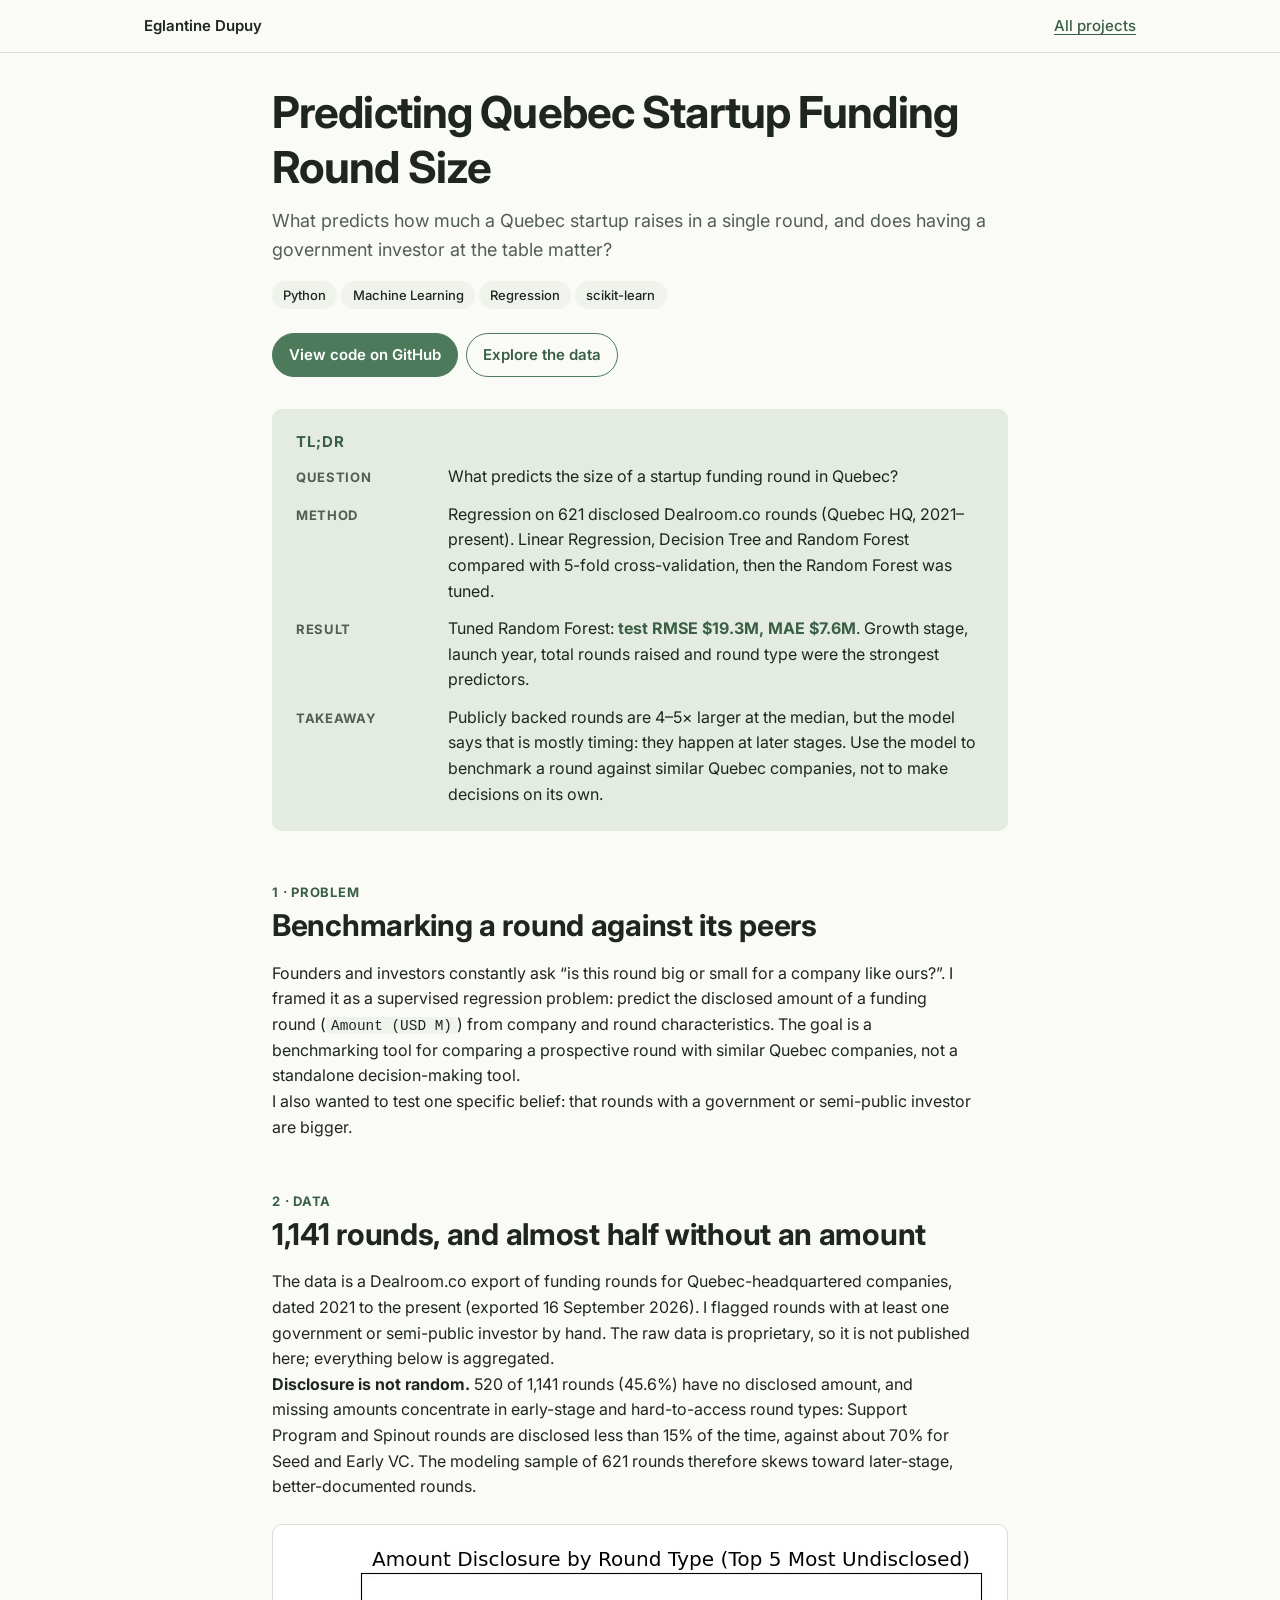
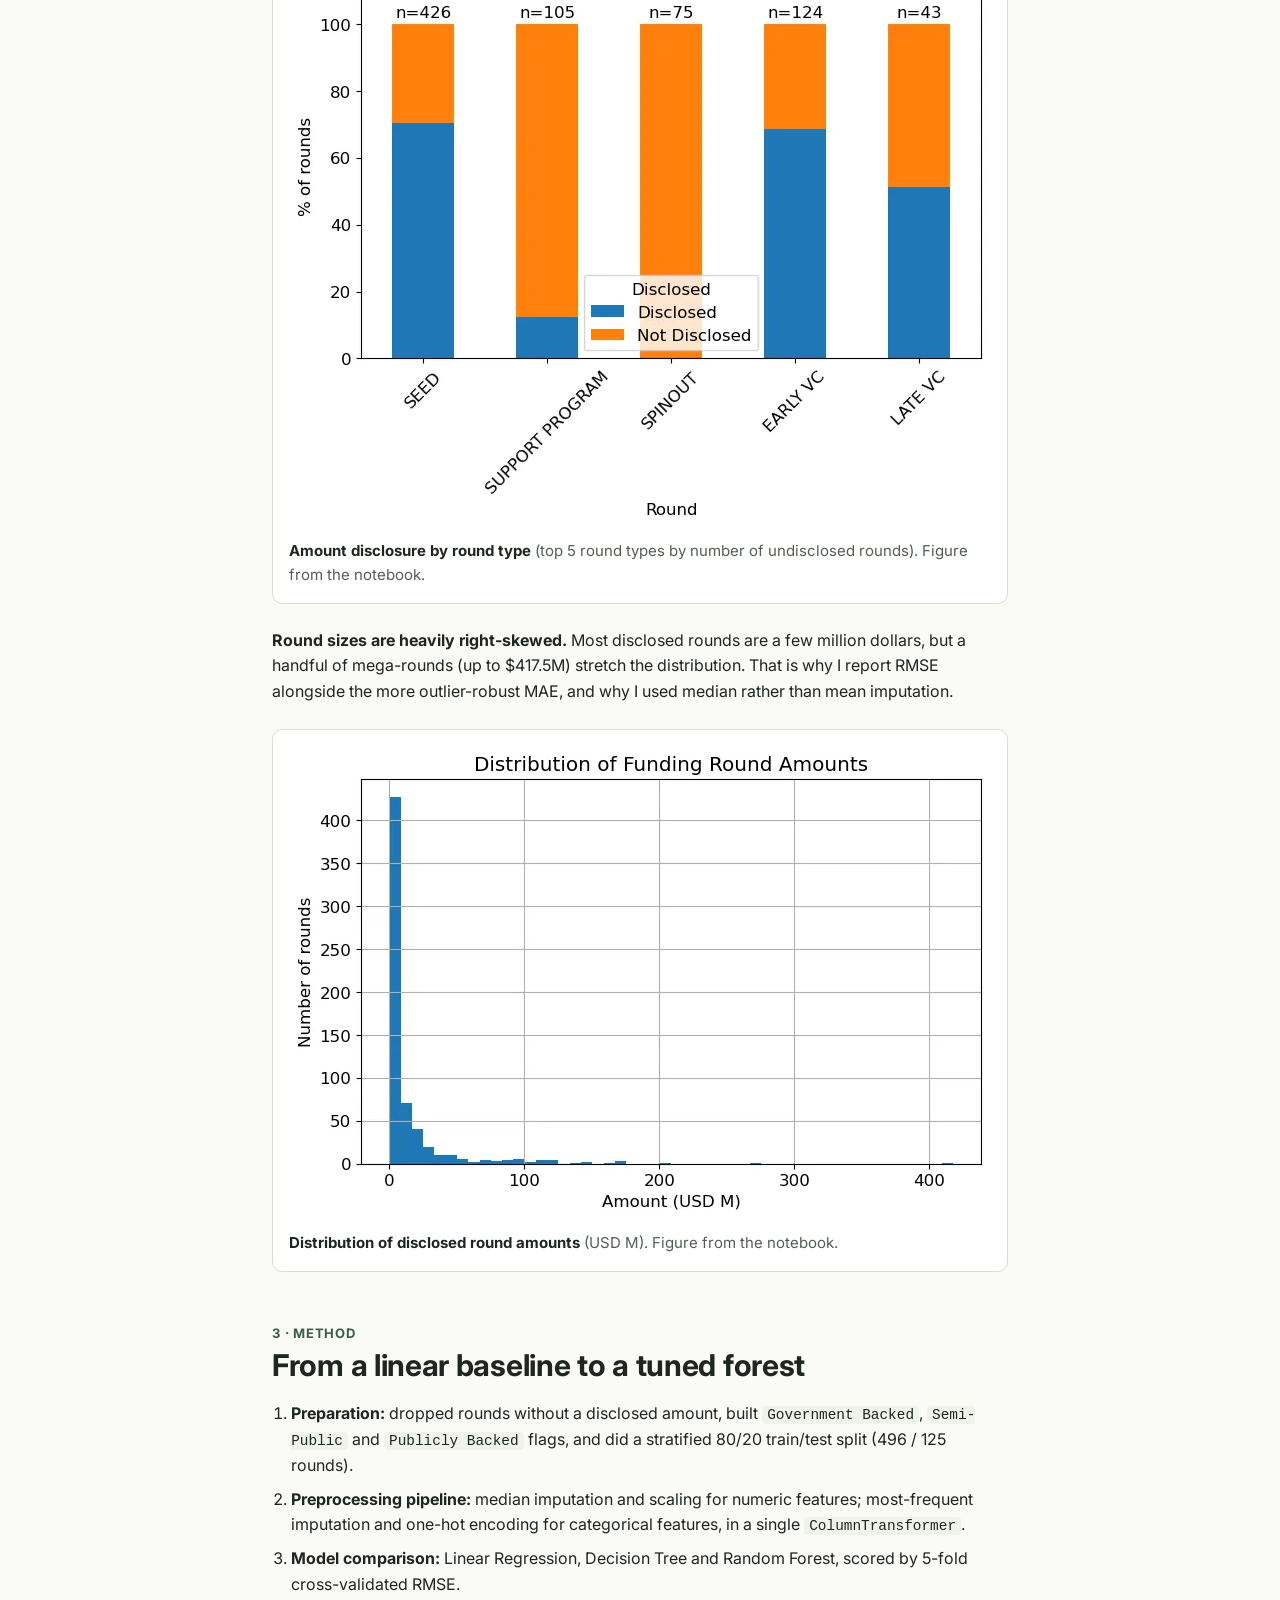
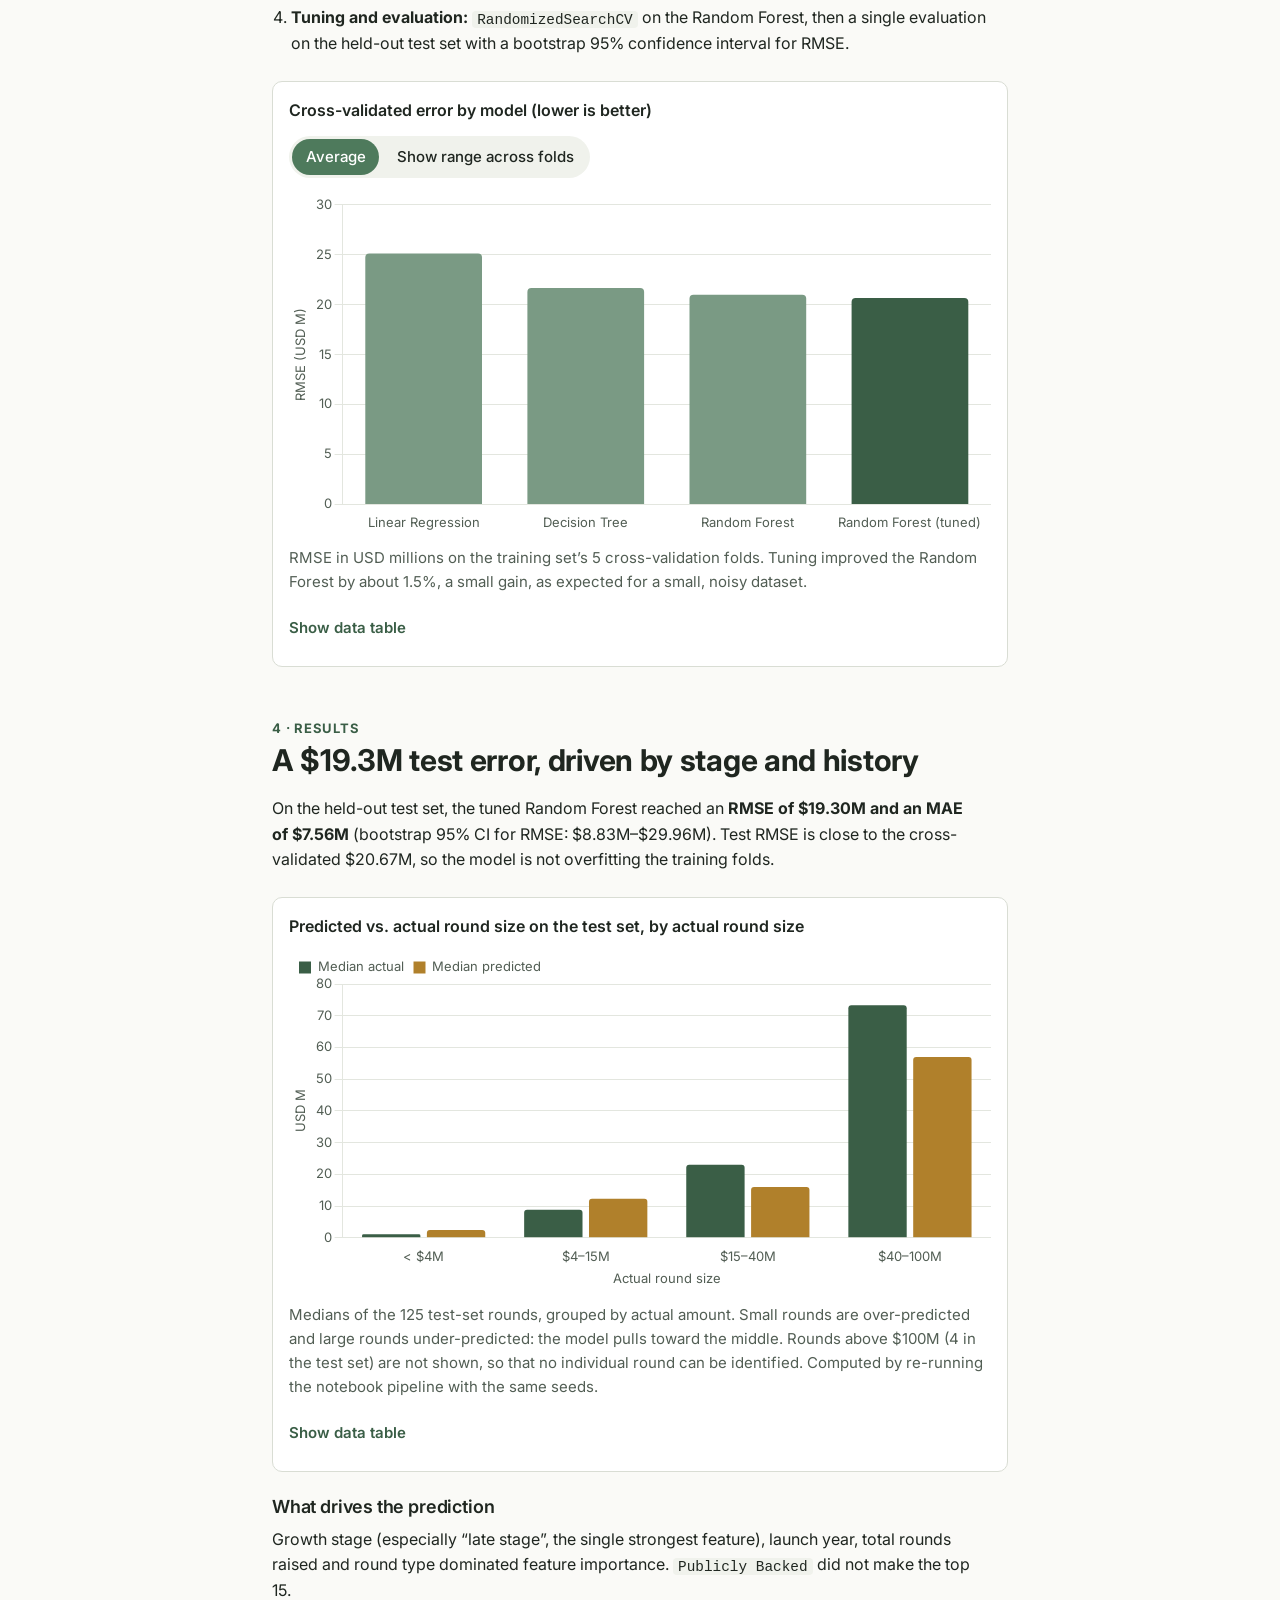
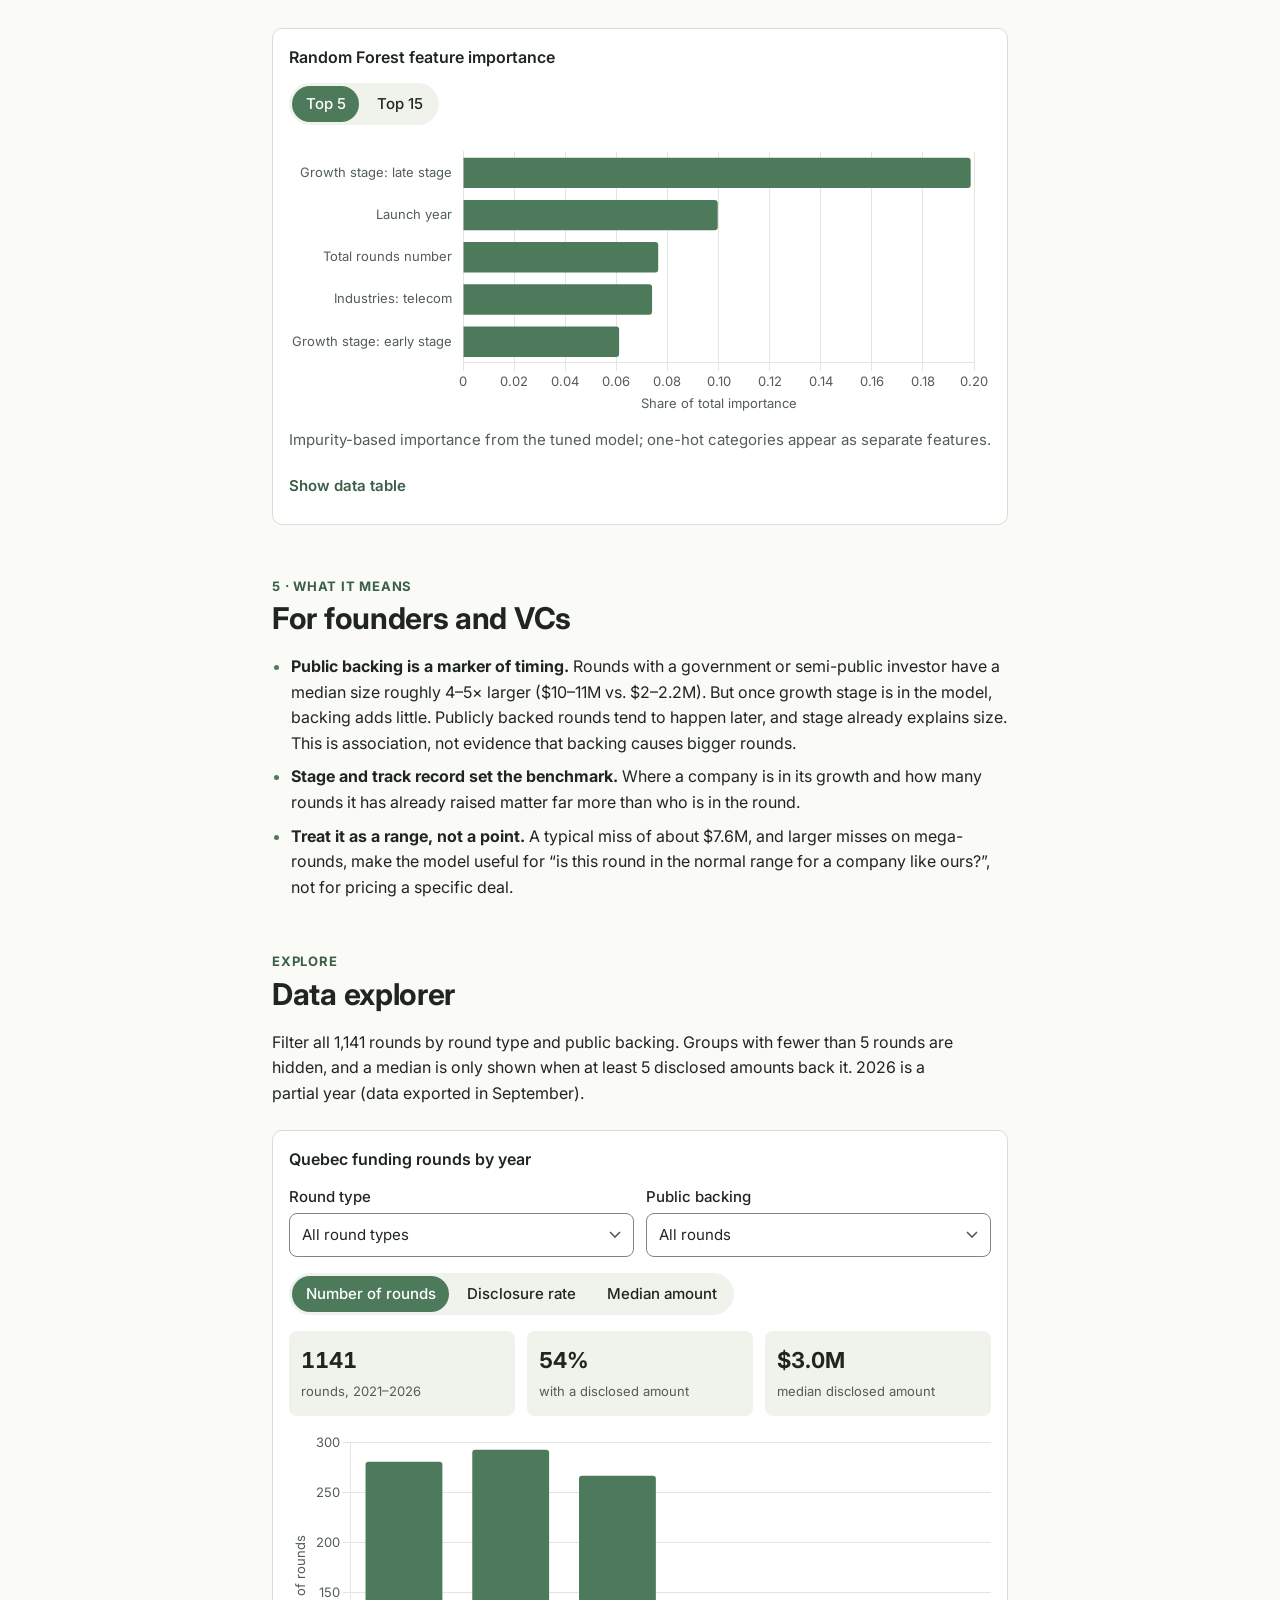
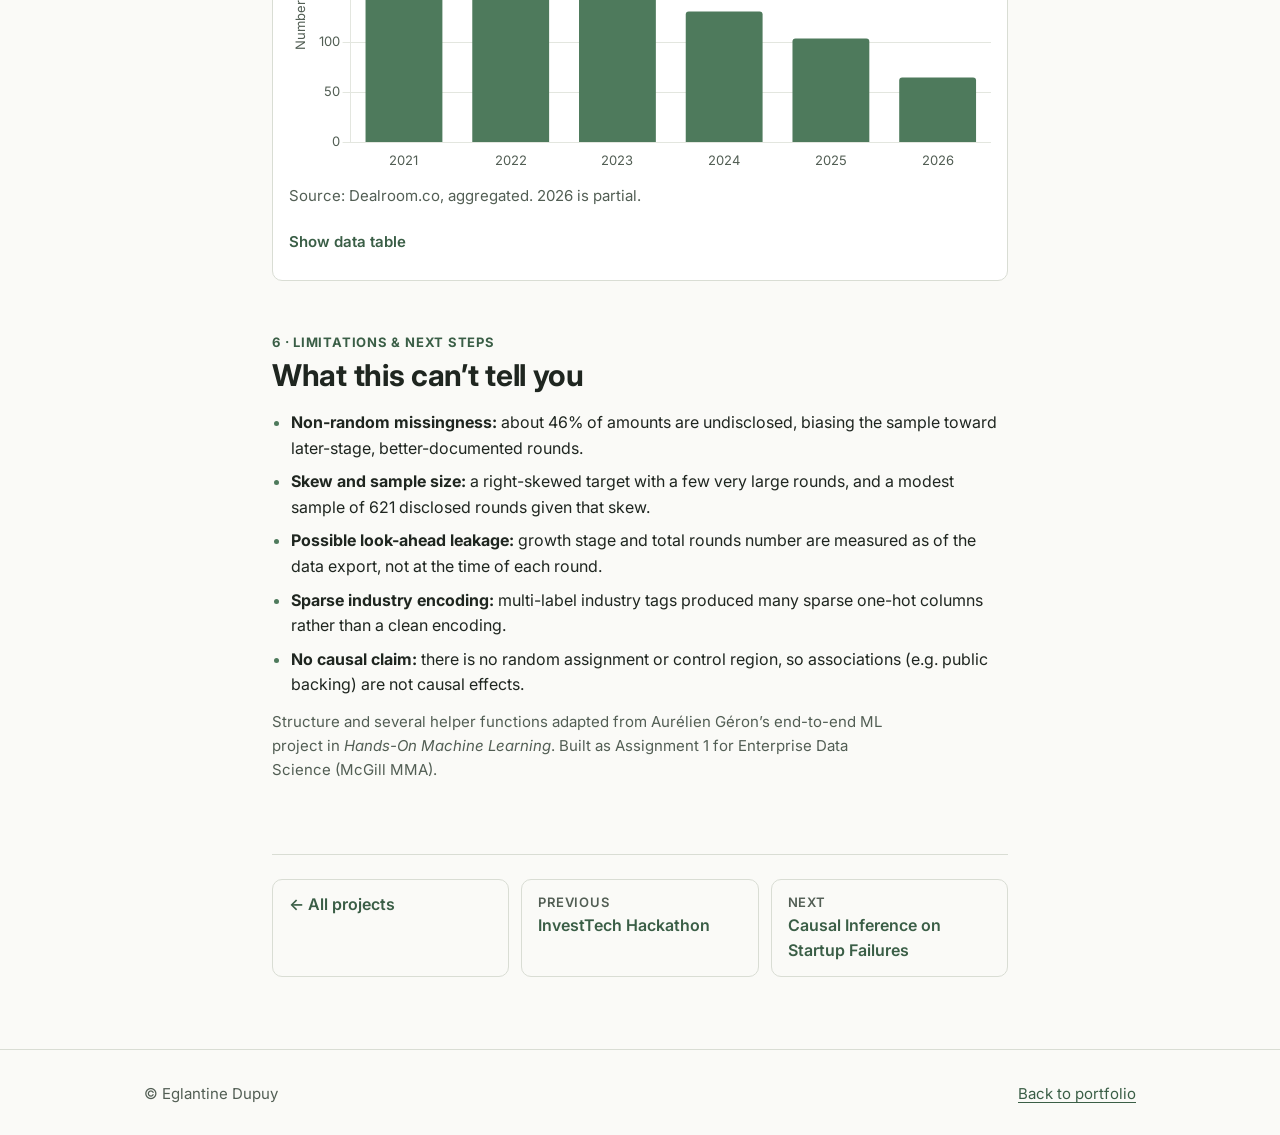
<file: projects/quebec-funding.html>
<!doctype html>
<html lang="en">
  <head>
    <meta charset="UTF-8" />
    <meta name="viewport" content="width=device-width, initial-scale=1.0" />
    <title>Predicting Quebec Startup Funding Round Size | Eglantine Dupuy</title>
    <meta name="description" content="Regression on 621 disclosed Dealroom.co funding rounds in Quebec: what predicts round size, and why public backing matters less than growth stage." />
    <meta name="theme-color" content="#fafaf7" />
    <link rel="icon" type="image/jpeg" href="../assets/img/photo.jpg" />
    <script>document.documentElement.classList.add("js");</script>
    <link rel="preconnect" href="https://fonts.googleapis.com" />
    <link rel="preconnect" href="https://fonts.gstatic.com" crossorigin />
    <link href="https://fonts.googleapis.com/css2?family=Inter:wght@400;500;600;700&display=swap" rel="stylesheet" />
    <link rel="stylesheet" href="../assets/css/site.css?v=4bcb323a24" />
  </head>
  <body>
    <a class="skip-link" href="#main">Skip to content</a>

    <header class="topbar">
      <div class="wrap">
        <a class="home" href="../index.html">Eglantine Dupuy</a>
        <a href="../index.html#projects">All projects</a>
      </div>
    </header>

    <main id="main" class="wrap" tabindex="-1">
      <article class="article">
        <header class="article-header">
          <h1>Predicting Quebec Startup Funding Round Size</h1>
          <p class="hook">What predicts how much a Quebec startup raises in a single round, and does having a government investor at the table matter?</p>
          <ul class="tag-list" aria-label="Tools and methods">
            <li class="tag">Python</li>
            <li class="tag">Machine Learning</li>
            <li class="tag">Regression</li>
            <li class="tag">scikit-learn</li>
          </ul>
          <div class="article-actions">
            <a class="btn btn-primary" href="https://github.com/eglantinedupuy-hub/quebec-startup-funding-prediction" rel="noopener">View code on GitHub</a>
            <a class="btn" href="#explorer">Explore the data</a>
          </div>
        </header>

        <aside class="tldr" aria-labelledby="tldr-title">
          <h2 id="tldr-title">TL;DR</h2>
          <dl>
            <dt>Question</dt>
            <dd>What predicts the size of a startup funding round in Quebec?</dd>
            <dt>Method</dt>
            <dd>Regression on 621 disclosed Dealroom.co rounds (Quebec HQ, 2021–present). Linear Regression, Decision Tree and Random Forest compared with 5-fold cross-validation, then the Random Forest was tuned.</dd>
            <dt>Result</dt>
            <dd>Tuned Random Forest: <strong>test RMSE $19.3M, MAE $7.6M</strong>. Growth stage, launch year, total rounds raised and round type were the strongest predictors.</dd>
            <dt>Takeaway</dt>
            <dd>Publicly backed rounds are 4–5× larger at the median, but the model says that is mostly timing: they happen at later stages. Use the model to benchmark a round against similar Quebec companies, not to make decisions on its own.</dd>
          </dl>
        </aside>

        <noscript><p class="noscript-note" style="margin-top: 2rem">The charts on this page need JavaScript. Every key number is also stated in the text.</p></noscript>

        <section aria-labelledby="problem">
          <span class="step">1 · Problem</span>
          <h2 id="problem">Benchmarking a round against its peers</h2>
          <p>
            Founders and investors constantly ask “is this round big or small for a company like ours?”. I framed it as a
            supervised regression problem: predict the disclosed amount of a funding round (<code>Amount (USD M)</code>)
            from company and round characteristics. The goal is a benchmarking tool for comparing a prospective round with similar Quebec
            companies, not a standalone decision-making tool.
          </p>
          <p>
            I also wanted to test one specific belief: that rounds with a government or semi-public investor are bigger.
          </p>
        </section>

        <section aria-labelledby="data">
          <span class="step">2 · Data</span>
          <h2 id="data">1,141 rounds, and almost half without an amount</h2>
          <p>
            The data is a Dealroom.co export of funding rounds for Quebec-headquartered companies, dated 2021 to the present
            (exported 16 September 2026). I flagged rounds with at least one government or semi-public investor by hand.
            The raw data is proprietary, so it is not published here; everything below is aggregated.
          </p>
          <p>
            <strong>Disclosure is not random.</strong> 520 of 1,141 rounds (45.6%) have no disclosed amount, and missing
            amounts concentrate in early-stage and hard-to-access round types: Support Program and Spinout rounds are
            disclosed less than 15% of the time, against about 70% for Seed and Early VC. The modeling sample of 621 rounds
            therefore skews toward later-stage, better-documented rounds.
          </p>
          <figure class="figure">
            <picture>
              <source srcset="../assets/img/projects/quebec-disclosure.webp" type="image/webp" />
              <img src="../assets/img/projects/quebec-disclosure.png" width="702" height="586" loading="lazy" decoding="async"
                alt="Stacked bar chart of disclosed versus undisclosed rounds for the five round types with the most undisclosed amounts. Support Program and Spinout rounds are mostly undisclosed; Seed and Early VC are about 70% disclosed." />
            </picture>
            <figcaption><strong>Amount disclosure by round type</strong> (top 5 round types by number of undisclosed rounds). Figure from the notebook.</figcaption>
          </figure>
          <p>
            <strong>Round sizes are heavily right-skewed.</strong> Most disclosed rounds are a few million dollars, but a handful
            of mega-rounds (up to $417.5M) stretch the distribution. That is why I report RMSE alongside the more outlier-robust
            MAE, and why I used median rather than mean imputation.
          </p>
          <figure class="figure">
            <picture>
              <source srcset="../assets/img/projects/quebec-distribution.webp" type="image/webp" />
              <img src="../assets/img/projects/quebec-distribution.png" width="702" height="473" loading="lazy" decoding="async"
                alt="Histogram of disclosed funding round amounts: most rounds are under $20M with a long tail up to $417.5M." />
            </picture>
            <figcaption><strong>Distribution of disclosed round amounts</strong> (USD M). Figure from the notebook.</figcaption>
          </figure>
        </section>

        <section aria-labelledby="method">
          <span class="step">3 · Method</span>
          <h2 id="method">From a linear baseline to a tuned forest</h2>
          <ol>
            <li><strong>Preparation:</strong> dropped rounds without a disclosed amount, built <code>Government Backed</code>, <code>Semi-Public</code> and <code>Publicly Backed</code> flags, and did a stratified 80/20 train/test split (496 / 125 rounds).</li>
            <li><strong>Preprocessing pipeline:</strong> median imputation and scaling for numeric features; most-frequent imputation and one-hot encoding for categorical features, in a single <code>ColumnTransformer</code>.</li>
            <li><strong>Model comparison:</strong> Linear Regression, Decision Tree and Random Forest, scored by 5-fold cross-validated RMSE.</li>
            <li><strong>Tuning and evaluation:</strong> <code>RandomizedSearchCV</code> on the Random Forest, then a single evaluation on the held-out test set with a bootstrap 95% confidence interval for RMSE.</li>
          </ol>

          <figure class="figure" aria-labelledby="models-title">
            <p class="figure-title" id="models-title">Cross-validated error by model (lower is better)</p>
            <div class="controls">
              <div class="segmented" id="models-toggle" role="group" aria-label="Chart view">
                <button data-value="mean" aria-pressed="true">Average</button>
                <button data-value="range">Show range across folds</button>
              </div>
            </div>
            <div class="chart-box">
              <canvas id="chart-models" role="img" aria-label="Bar chart of 5-fold cross-validated RMSE: Linear Regression 25.13, Decision Tree 21.67, Random Forest 20.99, tuned Random Forest 20.67 million dollars."></canvas>
            </div>
            <figcaption>RMSE in USD millions on the training set’s 5 cross-validation folds. Tuning improved the Random Forest by about 1.5%, a small gain, as expected for a small, noisy dataset.</figcaption>
            <details class="data-table"><summary>Show data table</summary><div id="table-models"></div></details>
          </figure>
        </section>

        <section aria-labelledby="results">
          <span class="step">4 · Results</span>
          <h2 id="results">A $19.3M test error, driven by stage and history</h2>
          <p>
            On the held-out test set, the tuned Random Forest reached an <strong>RMSE of $19.30M and an MAE of $7.56M</strong>
            (bootstrap 95% CI for RMSE: $8.83M–$29.96M). Test RMSE is close to the cross-validated $20.67M, so the model is not
            overfitting the training folds.
          </p>

          <figure class="figure" aria-labelledby="pva-title">
            <p class="figure-title" id="pva-title">Predicted vs. actual round size on the test set, by actual round size</p>
            <div class="chart-box">
              <canvas id="chart-pva" role="img" aria-label="Grouped bar chart of median actual versus median predicted round size for each actual-size bucket in the test set. The model over-predicts small rounds and under-predicts large ones."></canvas>
            </div>
            <figcaption>
              Medians of the 125 test-set rounds, grouped by actual amount. Small rounds are over-predicted and large rounds under-predicted:
              the model pulls toward the middle. Rounds above $100M (4 in the test set) are not shown, so that no individual round can be identified.
              Computed by re-running the notebook pipeline with the same seeds.
            </figcaption>
            <details class="data-table"><summary>Show data table</summary><div id="table-pva"></div></details>
          </figure>

          <h3>What drives the prediction</h3>
          <p>
            Growth stage (especially “late stage”, the single strongest feature), launch year, total rounds raised and round type
            dominated feature importance. <code>Publicly Backed</code> did not make the top 15.
          </p>
          <figure class="figure" aria-labelledby="imp-title">
            <p class="figure-title" id="imp-title">Random Forest feature importance</p>
            <div class="controls">
              <div class="segmented" id="imp-toggle" role="group" aria-label="Number of features">
                <button data-value="5" aria-pressed="true">Top 5</button>
                <button data-value="15">Top 15</button>
              </div>
            </div>
            <div class="chart-box tall">
              <canvas id="chart-importance" role="img" aria-label="Horizontal bar chart of feature importance. Growth stage: late stage is highest at about 0.20, followed by launch year at 0.10 and total rounds number at 0.08."></canvas>
            </div>
            <figcaption>Impurity-based importance from the tuned model; one-hot categories appear as separate features.</figcaption>
            <details class="data-table"><summary>Show data table</summary><div id="table-importance"></div></details>
          </figure>
        </section>

        <section aria-labelledby="meaning">
          <span class="step">5 · What it means</span>
          <h2 id="meaning">For founders and VCs</h2>
          <ul>
            <li><strong>Public backing is a marker of timing.</strong> Rounds with a government or semi-public investor have a median size roughly 4–5× larger ($10–11M vs. $2–2.2M). But once growth stage is in the model, backing adds little. Publicly backed rounds tend to happen later, and stage already explains size. This is association, not evidence that backing causes bigger rounds.</li>
            <li><strong>Stage and track record set the benchmark.</strong> Where a company is in its growth and how many rounds it has already raised matter far more than who is in the round.</li>
            <li><strong>Treat it as a range, not a point.</strong> A typical miss of about $7.6M, and larger misses on mega-rounds, make the model useful for “is this round in the normal range for a company like ours?”, not for pricing a specific deal.</li>
          </ul>
        </section>

        <section aria-labelledby="explorer">
          <span class="step">Explore</span>
          <h2 id="explorer">Data explorer</h2>
          <p>
            Filter all 1,141 rounds by round type and public backing. Groups with fewer than 5 rounds are hidden, and a median is
            only shown when at least 5 disclosed amounts back it. 2026 is a partial year (data exported in September).
          </p>
          <figure class="figure" aria-labelledby="explorer-title">
            <p class="figure-title" id="explorer-title">Quebec funding rounds by year</p>
            <div class="controls">
              <label class="control">Round type <select id="ex-round"></select></label>
              <label class="control">Public backing <select id="ex-public"></select></label>
            </div>
            <div class="controls">
              <div class="segmented" id="ex-metric" role="group" aria-label="Metric">
                <button data-value="n" aria-pressed="true">Number of rounds</button>
                <button data-value="rate">Disclosure rate</button>
                <button data-value="median">Median amount</button>
              </div>
            </div>
            <div class="stat-row" id="ex-stats" aria-live="polite"></div>
            <div class="chart-box">
              <canvas id="chart-explorer" role="img" aria-label="Bar chart of the selected metric by round year, 2021 to 2026, for the selected filters. Exact values are in the data table below."></canvas>
            </div>
            <figcaption id="ex-note">Source: Dealroom.co, aggregated.</figcaption>
            <details class="data-table"><summary>Show data table</summary><div id="table-explorer"></div></details>
          </figure>
        </section>

        <section aria-labelledby="limits">
          <span class="step">6 · Limitations &amp; next steps</span>
          <h2 id="limits">What this can’t tell you</h2>
          <ul>
            <li><strong>Non-random missingness:</strong> about 46% of amounts are undisclosed, biasing the sample toward later-stage, better-documented rounds.</li>
            <li><strong>Skew and sample size:</strong> a right-skewed target with a few very large rounds, and a modest sample of 621 disclosed rounds given that skew.</li>
            <li><strong>Possible look-ahead leakage:</strong> growth stage and total rounds number are measured as of the data export, not at the time of each round.</li>
            <li><strong>Sparse industry encoding:</strong> multi-label industry tags produced many sparse one-hot columns rather than a clean encoding.</li>
            <li><strong>No causal claim:</strong> there is no random assignment or control region, so associations (e.g. public backing) are not causal effects.</li>
          </ul>
          <!-- TODO(Eglantine): add “next steps” you would actually pursue (e.g. point-in-time stage features, a log-amount target). Not listed in the repo, so left out rather than invented. -->
          <p class="note">
            Structure and several helper functions adapted from Aurélien Géron’s end-to-end ML project in <em>Hands-On Machine Learning</em>.
            Built as Assignment 1 for Enterprise Data Science (McGill MMA).
          </p>
        </section>

        <nav class="pager" aria-label="More projects">
        <!-- render:pager -->
        <a class="pager-link" href="../index.html#projects">&larr; All projects</a>
        <a class="pager-link" href="../projects/investech-hackathon.html" rel="prev"><span class="pager-label">Previous</span> InvestTech Hackathon</a>
        <a class="pager-link" href="../projects/causal-failures.html" rel="next"><span class="pager-label">Next</span> Causal Inference on Startup Failures</a>
        <!-- /render:pager -->
        </nav>
      </article>
    </main>

    <footer class="site-footer">
      <div class="wrap">
        <p>© Eglantine Dupuy</p>
        <p><a href="../index.html">Back to portfolio</a></p>
      </div>
    </footer>

    <script src="../assets/vendor/chart.umd.min.js" defer></script>
    <script src="../assets/js/charts.js?v=5a3b9db02e" defer></script>
    <script src="../assets/js/projects/quebec-funding.js?v=1c98e57c86" defer></script>
  </body>
</html>
</file>
<file: assets/css/site.css>
/* ==========================================================================
   Eglantine Dupuy, portfolio styles
   Palette B "Sage" (WCAG AA checked; see README section "Palette")
   Mobile-first: base styles target ~375px, wider layouts in min-width queries.
   ========================================================================== */

:root {
  /* colour */
  --bg: #fafaf7;
  --surface: #f0f2ec;
  --tint: #e4ece2;
  --text: #1f2620;          /* 14.8:1 on bg */
  --muted: #525e54;         /* 6.5:1 on bg, 5.6:1 on tint */
  --accent: #4e7a5c;        /* buttons, UI; white text on it 4.9:1 */
  --accent-strong: #3a5e46; /* link text, hover, focus; 7.0:1 on bg, 6.1:1 on tint */
  --on-accent: #ffffff;
  --border: #d9ddd4;        /* decorative dividers only */
  --border-ui: #7d877e;     /* form controls, 3.6:1 on bg */
  --warn-bg: #f6efdc;
  --warn-text: #5c4a12;     /* 8.0:1 on warn-bg */

  /* type: one family */
  --font: "Inter", system-ui, -apple-system, "Segoe UI", Roboto, Arial, sans-serif;
  --fs-xs: 0.8125rem;
  --fs-sm: 0.9375rem;
  --fs-base: 1rem;
  --fs-md: 1.125rem;
  --fs-lg: 1.375rem;
  --fs-xl: clamp(1.5rem, 1.25rem + 1vw, 1.875rem);
  --fs-hero: clamp(2rem, 1.6rem + 2vw, 2.75rem);

  /* space */
  --s1: 0.25rem;
  --s2: 0.5rem;
  --s3: 0.75rem;
  --s4: 1rem;
  --s5: 1.5rem;
  --s6: 2rem;
  --s7: 3rem;
  --s8: 4.5rem;

  --radius: 10px;
  --radius-pill: 999px;
  --ease: cubic-bezier(0.22, 1, 0.36, 1);
  --t: 0.18s;
  --max: 64rem;
  --gutter: 1rem;
  --nav-h: 3.25rem;
}

/* ---------- reset & base ---------- */
*, *::before, *::after { box-sizing: border-box; }
* { margin: 0; }
html { -webkit-text-size-adjust: 100%; scroll-padding-top: calc(var(--nav-h) + var(--s4)); }
body {
  font-family: var(--font);
  font-size: var(--fs-base);
  line-height: 1.6;
  color: var(--text);
  background: var(--bg);
  -webkit-font-smoothing: antialiased;
}
img, picture, svg, canvas { display: block; max-width: 100%; }
img { height: auto; }
ul[class], ol[class] { list-style: none; padding: 0; }
h1, h2, h3, h4 { line-height: 1.25; letter-spacing: -0.01em; }
p { max-width: 70ch; }

a { color: var(--accent-strong); text-underline-offset: 0.18em; text-decoration-thickness: 1px; }
a:hover { text-decoration-thickness: 2px; }

:focus-visible {
  outline: 3px solid var(--accent-strong);
  outline-offset: 2px;
  border-radius: 4px;
}

.visually-hidden {
  position: absolute !important;
  width: 1px; height: 1px;
  padding: 0; margin: -1px;
  overflow: hidden; clip: rect(0 0 0 0);
  white-space: nowrap; border: 0;
}

@media (prefers-reduced-motion: reduce) {
  *, *::before, *::after {
    transition-duration: 0.001ms !important;
    animation-duration: 0.001ms !important;
    scroll-behavior: auto !important;
  }
}

/* ---------- skip link ---------- */
.skip-link {
  position: absolute;
  left: var(--s4);
  top: -4rem;
  z-index: 100;
  padding: var(--s3) var(--s4);
  background: var(--accent-strong);
  color: var(--on-accent);
  border-radius: var(--radius);
  font-weight: 600;
  text-decoration: none;
  transition: top var(--t) var(--ease);
}
.skip-link:focus { top: var(--s4); }

/* ---------- layout ---------- */
.wrap {
  width: 100%;
  max-width: var(--max);
  margin-inline: auto;
  padding-inline: var(--gutter);
}

/* ---------- buttons ---------- */
.btn {
  display: inline-flex;
  align-items: center;
  justify-content: center;
  gap: var(--s2);
  min-height: 44px;                 /* touch target */
  padding: var(--s2) var(--s4);
  border: 1.5px solid var(--accent);
  border-radius: var(--radius-pill);
  font: 600 var(--fs-sm) / 1.2 var(--font);
  text-decoration: none;
  color: var(--accent-strong);
  background: transparent;
  cursor: pointer;
  transition: background-color var(--t) var(--ease), color var(--t) var(--ease),
    border-color var(--t) var(--ease), transform var(--t) var(--ease);
}
.btn:hover { background: var(--tint); border-color: var(--accent-strong); text-decoration: none; }
.btn:active { transform: translateY(1px); }
.btn-primary { background: var(--accent); border-color: var(--accent); color: var(--on-accent); }
.btn-primary:hover { background: var(--accent-strong); border-color: var(--accent-strong); color: var(--on-accent); }
.btn svg { width: 1.1em; height: 1.1em; flex: none; }

/* ---------- hero ---------- */
.hero { padding-block: var(--s7) var(--s6); }
.hero-inner { display: grid; gap: var(--s5); justify-items: start; }
.hero-photo {
  width: 112px; height: 112px;
  border-radius: 50%;
  overflow: hidden;
  background: var(--tint);
  box-shadow: 0 0 0 4px var(--bg), 0 0 0 5px var(--border);
}
.hero-photo img { width: 100%; height: 100%; object-fit: cover; object-position: center 20%; transform: scale(1.5); transform-origin: center 25%; }
.hero h1 { font-size: var(--fs-hero); font-weight: 700; letter-spacing: -0.025em; }
.hero-pitch { font-size: var(--fs-md); color: var(--muted); margin-top: var(--s2); max-width: 46ch; }
.hero-actions { display: flex; flex-wrap: wrap; gap: var(--s2); }

@media (min-width: 40em) {
  .hero { padding-block: var(--s8) var(--s7); }
  .hero-inner { grid-template-columns: auto 1fr; align-items: center; column-gap: var(--s6); }
  .hero-photo { width: 144px; height: 144px; grid-row: span 2; }
  .hero-actions { grid-column: 2; }
}

/* ---------- section nav (tabs) ---------- */
.section-nav {
  position: sticky;
  top: 0;
  z-index: 50;
  background: color-mix(in srgb, var(--bg) 92%, transparent);
  backdrop-filter: saturate(1.4) blur(8px);
  -webkit-backdrop-filter: saturate(1.4) blur(8px);
  border-bottom: 1px solid var(--border);
}
.section-nav ul {
  list-style: none;
  padding: 0;
  display: flex;
  gap: var(--s1);
  overflow-x: auto;
  scrollbar-width: none;
  margin-inline: calc(var(--gutter) * -1);
  padding-inline: var(--gutter);
}
.section-nav ul::-webkit-scrollbar { display: none; }
.section-nav a {
  display: flex;
  align-items: center;
  min-height: var(--nav-h);
  padding-inline: var(--s3);
  white-space: nowrap;
  font-weight: 500;
  font-size: var(--fs-sm);
  color: var(--muted);
  text-decoration: none;
  border-bottom: 2px solid transparent;
  margin-bottom: -1px;
  transition: color var(--t) var(--ease), border-color var(--t) var(--ease);
}
.section-nav a:hover { color: var(--text); }
.section-nav a[aria-current="true"] { color: var(--accent-strong); border-bottom-color: var(--accent); font-weight: 600; }
.section-nav a:focus-visible { outline-offset: -3px; }

/* ---------- sections / panels ---------- */
.panel { padding-block: var(--s6) var(--s8); }
.panel + .panel { border-top: 1px solid var(--border); }           /* no-JS: stacked */
.js .panel + .panel { border-top: 0; }
.js .panel[hidden] { display: none; }
.panel:focus { outline: none; }
.panel > h2 { font-size: var(--fs-xl); font-weight: 700; margin-bottom: var(--s5); }
.panel > h2:focus { outline: none; }
.lead { font-size: var(--fs-md); }
.stack > * + * { margin-top: var(--s4); }

.subsection { margin-top: var(--s7); }
.subsection > h3 { font-size: var(--fs-lg); font-weight: 600; margin-bottom: var(--s4); }
.label {
  display: block;
  font-size: var(--fs-xs);
  font-weight: 600;
  text-transform: uppercase;
  letter-spacing: 0.06em;
  color: var(--muted);
  margin-bottom: var(--s2);
}

.contact-list { display: grid; gap: var(--s2); }
.contact-list a { font-weight: 500; }

.pills { display: flex; flex-wrap: wrap; gap: var(--s2); }
.pill, .tag {
  display: inline-block;
  padding: 0.25rem 0.7rem;
  font-size: var(--fs-xs);
  font-weight: 500;
  color: var(--text);
  background: var(--surface);
  border-radius: var(--radius-pill);
}
.pill-group + .pill-group { margin-top: var(--s4); }

@media (min-width: 48em) {
  .two-col { display: grid; grid-template-columns: 1fr 1fr; gap: var(--s6); margin-top: var(--s7); }
  .two-col > .subsection { margin-top: 0; }
}
.nav-long { display: none; }
@media (min-width: 30em) { .nav-long { display: inline; } .nav-short { display: none; } }

/* ---------- timeline (experience + education) ---------- */
.timeline { position: relative; display: grid; gap: var(--s6); }
.timeline > li {
  min-width: 0;            /* let the carousel track scroll instead of widening the grid */
  position: relative;
  padding-left: var(--s5);
  border-left: 2px solid var(--border);
}
.timeline > li::before {
  content: "";
  position: absolute;
  left: -6px; top: 0.45rem;
  width: 10px; height: 10px;
  border-radius: 50%;
  background: var(--bg);
  border: 2px solid var(--accent);
}
.timeline h3 { font-size: var(--fs-md); font-weight: 600; }
.timeline .org { font-weight: 600; }
.timeline .meta { font-size: var(--fs-sm); color: var(--muted); margin-top: var(--s1); }
.timeline .progression { font-size: var(--fs-sm); color: var(--muted); margin-top: var(--s1); }
.timeline ul.bullets { list-style: disc; margin-top: var(--s3); padding-left: 1.1rem; display: grid; gap: var(--s2); font-size: var(--fs-sm); }
.timeline ul.bullets li::marker { color: var(--accent); }

.badge {
  display: inline-block;
  vertical-align: 0.15em;
  margin-left: var(--s2);
  padding: 0.1rem 0.55rem;
  font-size: var(--fs-xs);
  font-weight: 600;
  color: var(--warn-text);
  background: var(--warn-bg);
  border-radius: var(--radius-pill);
}

details.more { margin-top: var(--s2); font-size: var(--fs-sm); }
details.more > summary {
  display: inline-flex;
  align-items: center;
  gap: var(--s1);
  min-height: 44px;
  cursor: pointer;
  font-weight: 600;
  color: var(--accent-strong);
  list-style: none;
}
details.more > summary::-webkit-details-marker { display: none; }
details.more > summary::after { content: "+"; font-weight: 700; }
details.more[open] > summary::after { content: "−"; }
details.more[open] > summary .when-closed, details.more:not([open]) > summary .when-open { display: none; }
details.more ul.bullets { margin-top: 0; }

/* ---------- project filters + cards ---------- */
.filters {
  display: flex;
  gap: var(--s2);
  margin: 0 calc(var(--gutter) * -1) var(--s5);
  padding: 2px var(--gutter);            /* room for the focus ring */
  overflow-x: auto;
  scrollbar-width: none;
}
.filters::-webkit-scrollbar { display: none; }
.filters .filter-btn { flex: none; }
@media (min-width: 40em) { .filters { flex-wrap: wrap; overflow: visible; margin-inline: 0; padding-inline: 0; } }
.filters[hidden] { display: none; }
.filter-btn {
  min-height: 36px;
  padding: 0.3rem 0.85rem;
  font: 500 var(--fs-sm) / 1.2 var(--font);
  color: var(--text);
  background: var(--bg);
  border: 1px solid var(--border-ui);
  border-radius: var(--radius-pill);
  cursor: pointer;
  transition: background-color var(--t) var(--ease), color var(--t) var(--ease), border-color var(--t) var(--ease);
}
.filter-btn:hover { border-color: var(--accent-strong); background: var(--tint); }
.filter-btn[aria-pressed="true"] { background: var(--accent); border-color: var(--accent); color: var(--on-accent); }
.filter-status { font-size: var(--fs-sm); color: var(--muted); margin-bottom: var(--s4); }

.cards { display: grid; gap: var(--s5); }
@media (min-width: 40em) { .cards { grid-template-columns: repeat(2, minmax(0, 1fr)); } }

.card {
  position: relative;
  display: flex;
  flex-direction: column;
  background: #fff;
  border: 1px solid var(--border);
  border-radius: var(--radius);
  overflow: hidden;
  transition: transform var(--t) var(--ease), box-shadow var(--t) var(--ease), border-color var(--t) var(--ease);
}
.card[hidden] { display: none; }
.card:hover { transform: translateY(-3px); box-shadow: 0 10px 24px rgba(31, 38, 32, 0.08); border-color: var(--border-ui); }
.card:focus-within { border-color: var(--accent); }
.card-media { aspect-ratio: 16 / 9; background: #fff; border-bottom: 1px solid var(--border); padding: var(--s2); }
.card-media img { width: 100%; height: 100%; object-fit: contain; }
.card-body { display: flex; flex-direction: column; gap: var(--s2); padding: var(--s4) var(--s4) var(--s5); flex: 1; }
.card-title { font-size: var(--fs-md); font-weight: 600; }
.card-link { color: var(--text); text-decoration: none; }
/* whole card is clickable via the title link (keeps link text short) */
.card-link::after { content: ""; position: absolute; inset: 0; }
.card:hover .card-link { color: var(--accent-strong); text-decoration: underline; }
.card-link:focus-visible { outline: none; }
.card-link:focus-visible::after { outline: 3px solid var(--accent-strong); outline-offset: -3px; border-radius: var(--radius); }
.card-hook { color: var(--muted); font-size: var(--fs-sm); }
.card-result {
  font-size: var(--fs-sm);
  font-weight: 600;
  color: var(--accent-strong);
  padding-left: var(--s3);
  border-left: 3px solid var(--accent);
}
.card .tag-list { display: flex; flex-wrap: wrap; gap: var(--s1); margin-top: auto; padding-top: var(--s2); }

/* ---------- footer ---------- */
.site-footer {
  padding-block: var(--s6);
  border-top: 1px solid var(--border);
  font-size: var(--fs-sm);
  color: var(--muted);
}
.site-footer .wrap { display: flex; flex-wrap: wrap; gap: var(--s2) var(--s5); justify-content: space-between; }

/* ==========================================================================
   Project pages
   ========================================================================== */
.topbar { border-bottom: 1px solid var(--border); }
.topbar .wrap { display: flex; align-items: center; justify-content: space-between; gap: var(--s4); min-height: var(--nav-h); }
.topbar a { font-weight: 500; font-size: var(--fs-sm); }
.topbar .home { color: var(--text); font-weight: 600; text-decoration: none; }

.article { max-width: 46rem; margin-inline: auto; padding-block: var(--s6) var(--s8); }
.article-header h1 { font-size: var(--fs-hero); font-weight: 700; letter-spacing: -0.02em; }
.article-header .hook { font-size: var(--fs-md); color: var(--muted); margin-top: var(--s3); }
.article-header .tag-list { display: flex; flex-wrap: wrap; gap: var(--s1); margin-top: var(--s4); }
.article-actions { display: flex; flex-wrap: wrap; gap: var(--s2); margin-top: var(--s5); }

.tldr {
  margin-top: var(--s6);
  padding: var(--s5);
  background: var(--tint);
  border-radius: var(--radius);
}
.tldr h2 { font-size: var(--fs-sm); text-transform: uppercase; letter-spacing: 0.06em; color: var(--accent-strong); margin-bottom: var(--s3); }
.tldr dl { display: grid; gap: var(--s3); }
.tldr dt { font-size: var(--fs-xs); font-weight: 700; text-transform: uppercase; letter-spacing: 0.05em; color: var(--muted); }
.tldr dd { margin: 0; }
.tldr dd strong { color: var(--accent-strong); }
@media (min-width: 40em) {
  .tldr dl { grid-template-columns: 8.5rem 1fr; column-gap: var(--s4); }
  .tldr dt { padding-top: 0.2rem; }
}

.article section { margin-top: var(--s7); }
.article section > h2 { font-size: var(--fs-xl); font-weight: 700; margin-bottom: var(--s4); }
.article section > h3 { font-size: var(--fs-md); font-weight: 600; margin: var(--s5) 0 var(--s2); }
.article section ul:not([class]), .article section ol:not([class]) { padding-left: 1.2rem; display: grid; gap: var(--s2); margin-block: var(--s3); }
.article section ul:not([class]) li::marker { color: var(--accent); }
.article code { font-size: 0.9em; background: var(--surface); padding: 0.05em 0.35em; border-radius: 4px; }

.step { display: inline-block; font-size: var(--fs-xs); font-weight: 700; letter-spacing: 0.06em; text-transform: uppercase; color: var(--accent-strong); margin-bottom: var(--s1); }

/* figures & charts */
.figure { margin-block: var(--s5); padding: var(--s4); background: #fff; border: 1px solid var(--border); border-radius: var(--radius); }
.figure figcaption { font-size: var(--fs-sm); color: var(--muted); margin-top: var(--s3); }
.figure figcaption strong { color: var(--text); }
.figure-title { font-size: var(--fs-base); font-weight: 600; margin-bottom: var(--s3); }
.chart-box { position: relative; width: 100%; height: 300px; min-width: 0; }
.chart-box.tall { height: 420px; }
@media (min-width: 40em) { .chart-box { height: 340px; } }
.figure img { margin-inline: auto; }

.controls { display: flex; flex-wrap: wrap; align-items: end; gap: var(--s3); margin-bottom: var(--s4); }
.control { display: grid; gap: var(--s1); font-size: var(--fs-sm); font-weight: 500; flex: 1 1 10rem; }
.control select {
  min-height: 44px;
  padding: 0 2rem 0 var(--s3);
  font: 400 var(--fs-sm) var(--font);
  color: var(--text);
  background: #fff url("data:image/svg+xml,%3Csvg xmlns='http://www.w3.org/2000/svg' width='12' height='8' viewBox='0 0 12 8'%3E%3Cpath d='M1 1l5 5 5-5' fill='none' stroke='%23525e54' stroke-width='1.6'/%3E%3C/svg%3E") no-repeat right 0.75rem center;
  border: 1px solid var(--border-ui);
  border-radius: 8px;
  appearance: none;
}
.segmented { display: inline-flex; flex-wrap: wrap; gap: var(--s1); padding: 3px; background: var(--surface); border-radius: var(--radius-pill); }
.segmented button {
  min-height: 36px;
  padding: 0.3rem 0.85rem;
  font: 500 var(--fs-sm) / 1.2 var(--font);
  color: var(--text);
  background: transparent;
  border: 0;
  border-radius: var(--radius-pill);
  cursor: pointer;
  transition: background-color var(--t) var(--ease), color var(--t) var(--ease);
}
.segmented button:hover { background: var(--tint); }
.segmented button[aria-pressed="true"] { background: var(--accent); color: var(--on-accent); }

.stat-row { display: grid; grid-template-columns: repeat(auto-fit, minmax(8rem, 1fr)); gap: var(--s3); margin-bottom: var(--s4); }
.stat { padding: var(--s3); background: var(--surface); border-radius: 8px; }
.stat .value { display: block; font-size: var(--fs-lg); font-weight: 700; font-variant-numeric: tabular-nums; }
.stat .name { font-size: var(--fs-xs); color: var(--muted); }

details.data-table { margin-top: var(--s3); font-size: var(--fs-sm); }
details.data-table > summary { cursor: pointer; color: var(--accent-strong); font-weight: 600; min-height: 44px; display: flex; align-items: center; }
.table-scroll { overflow-x: auto; }
table { width: 100%; border-collapse: collapse; font-size: var(--fs-sm); font-variant-numeric: tabular-nums; }
th, td { text-align: left; padding: var(--s2) var(--s3); border-bottom: 1px solid var(--border); vertical-align: top; }
th { font-weight: 600; background: var(--surface); }
td.num, th.num { text-align: right; }

.note { font-size: var(--fs-sm); color: var(--muted); }
.callout { padding: var(--s4); border-left: 3px solid var(--accent); background: var(--surface); border-radius: 0 8px 8px 0; margin-block: var(--s4); }
.noscript-note { font-size: var(--fs-sm); padding: var(--s3); background: var(--warn-bg); color: var(--warn-text); border-radius: 8px; }

.pager { display: grid; gap: var(--s3); margin-top: var(--s8); padding-top: var(--s5); border-top: 1px solid var(--border); }
.pager-link { display: block; padding: var(--s3) var(--s4); border: 1px solid var(--border); border-radius: var(--radius); text-decoration: none; font-weight: 600; transition: border-color var(--t) var(--ease), background-color var(--t) var(--ease); }
.pager-link:hover { border-color: var(--accent); background: var(--tint); }
.pager-label { display: block; font-size: var(--fs-xs); font-weight: 600; text-transform: uppercase; letter-spacing: 0.06em; color: var(--muted); }
@media (min-width: 40em) { .pager { grid-template-columns: repeat(auto-fit, minmax(0, 1fr)); } }

/* print: show every section, drop chrome */
@media print {
  .section-nav, .skip-link, .filters, .hero-actions, .controls, .pager { display: none !important; }
  .js .panel[hidden] { display: block !important; }
}

/* ---------- Dealroom showcase: slide carousel + link cards ---------- */
.showcase { margin-top: var(--s5); }
.showcase-title { font-size: var(--fs-base); font-weight: 600; margin: var(--s5) 0 var(--s3); }
.showcase-sub { font-weight: 400; font-size: var(--fs-sm); color: var(--muted); margin-left: var(--s2); }

.carousel { position: relative; }
.carousel-bar { display: flex; flex-wrap: wrap; align-items: center; gap: var(--s2); margin-bottom: var(--s3); }
.carousel-bar[hidden] { display: none; }
.carousel-select {
  flex: 1 1 14rem;
  min-width: 0;
  min-height: 44px;
  padding: 0 2rem 0 var(--s3);
  font: 400 var(--fs-sm) var(--font);
  color: var(--text);
  background: #fff url("data:image/svg+xml,%3Csvg xmlns='http://www.w3.org/2000/svg' width='12' height='8' viewBox='0 0 12 8'%3E%3Cpath d='M1 1l5 5 5-5' fill='none' stroke='%23525e54' stroke-width='1.6'/%3E%3C/svg%3E") no-repeat right 0.75rem center;
  border: 1px solid var(--border-ui);
  border-radius: 8px;
  appearance: none;
}
.carousel-count { font-size: var(--fs-sm); color: var(--muted); font-variant-numeric: tabular-nums; min-width: 4.5ch; text-align: center; }
.carousel-btn {
  width: 44px; height: 44px;
  display: inline-flex; align-items: center; justify-content: center;
  font: 600 1.5rem/1 var(--font);
  color: var(--accent-strong);
  background: #fff;
  border: 1px solid var(--border-ui);
  border-radius: 50%;
  cursor: pointer;
  transition: background-color var(--t) var(--ease), border-color var(--t) var(--ease);
}
.carousel-btn:hover:not(:disabled) { background: var(--tint); border-color: var(--accent-strong); }
.carousel-btn:disabled { opacity: 0.4; cursor: default; }

.carousel-track {
  display: flex;
  gap: var(--s3);
  overflow-x: auto;
  scroll-snap-type: x mandatory;
  scroll-behavior: smooth;
  overscroll-behavior-x: contain;
  padding-bottom: var(--s2);
  scrollbar-width: thin;
  border-radius: var(--radius);
}
.carousel-slide { flex: 0 0 100%; scroll-snap-align: start; min-width: 0; }
.carousel-slide img {
  width: 100%;
  height: auto;
  aspect-ratio: 16 / 9;
  object-fit: contain;
  background: #fff;
  border: 1px solid var(--border);
  border-radius: var(--radius);
}
.carousel-caption { font-size: var(--fs-sm); color: var(--muted); margin-top: var(--s2); }
.carousel-caption strong { color: var(--text); font-weight: 600; }

.link-cards { display: grid; gap: var(--s3); }
@media (min-width: 40em) { .link-cards { grid-template-columns: repeat(2, minmax(0, 1fr)); } }
.link-card {
  position: relative;
  display: flex;
  gap: var(--s3);
  padding: var(--s3);
  background: #fff;
  border: 1px solid var(--border);
  border-radius: var(--radius);
  transition: border-color var(--t) var(--ease), transform var(--t) var(--ease), box-shadow var(--t) var(--ease);
}
.link-card:hover { border-color: var(--border-ui); transform: translateY(-2px); box-shadow: 0 8px 18px rgba(31, 38, 32, 0.07); }
.link-card:focus-within { border-color: var(--accent); }
.link-thumb { flex: none; width: 112px; height: 72px; object-fit: cover; border-radius: 6px; background: var(--surface); }
.link-body { min-width: 0; display: grid; gap: var(--s1); align-content: start; }
.link-type { font-size: var(--fs-xs); font-weight: 600; text-transform: uppercase; letter-spacing: 0.06em; color: var(--muted); }
.link-title { font-size: var(--fs-sm); font-weight: 600; line-height: 1.35; }
.link-anchor { color: var(--text); text-decoration: none; }
.link-anchor::after { content: ""; position: absolute; inset: 0; }
.link-card:hover .link-anchor { color: var(--accent-strong); text-decoration: underline; }
.link-anchor:focus-visible { outline: none; }
.link-anchor:focus-visible::after { outline: 3px solid var(--accent-strong); outline-offset: -3px; border-radius: var(--radius); }
.link-desc { font-size: var(--fs-xs); color: var(--muted); line-height: 1.5; }
.carousel-btn[data-dir="-1"] { margin-left: auto; }
@media (max-width: 39.99em) { .carousel-select { flex-basis: 100%; } .carousel-count { text-align: left; } }
.showcase-intro { font-size: var(--fs-sm); color: var(--muted); margin: calc(var(--s2) * -1) 0 var(--s3); }
.link-thumb { flex: none; width: 112px; height: auto; background: none; }
.link-thumb img { width: 112px; height: 63px; object-fit: cover; border-radius: 6px; background: var(--surface); }

/* ---------- featured podcasts & article (more prominent than the old link list) ---------- */
.featured-title { font-size: var(--fs-md); margin-top: var(--s6); }
.media-cards { display: grid; gap: var(--s4); margin-bottom: var(--s6); }
@media (min-width: 40em) { .media-cards { grid-template-columns: repeat(3, minmax(0, 1fr)); } }
.media-card {
  position: relative;
  display: flex;
  flex-direction: column;
  background: #fff;
  border: 1px solid var(--border);
  border-radius: var(--radius);
  overflow: hidden;
  box-shadow: 0 2px 8px rgba(31, 38, 32, 0.05);
  transition: transform var(--t) var(--ease), box-shadow var(--t) var(--ease), border-color var(--t) var(--ease);
}
.media-card:hover { transform: translateY(-3px); box-shadow: 0 12px 26px rgba(31, 38, 32, 0.1); border-color: var(--border-ui); }
.media-card:focus-within { border-color: var(--accent); }
.media-thumb { position: relative; aspect-ratio: 16 / 9; background: var(--surface); }
.media-thumb img { width: 100%; height: 100%; object-fit: cover; }
.media-badge {
  position: absolute; left: 50%; top: 50%;
  width: 52px; height: 52px; margin: -26px 0 0 -26px;
  display: grid; place-items: center;
  border-radius: 50%;
  background: rgba(31, 38, 32, 0.78);
  box-shadow: 0 4px 14px rgba(0, 0, 0, 0.25);
  transition: transform var(--t) var(--ease), background-color var(--t) var(--ease);
}
.media-badge svg { width: 22px; height: 22px; margin-left: 3px; fill: #fff; }
.media-card:hover .media-badge { transform: scale(1.08); background: var(--accent-strong); }
.media-body { display: flex; flex-direction: column; gap: var(--s2); padding: var(--s4); flex: 1; }
.media-type { font-size: var(--fs-xs); font-weight: 700; text-transform: uppercase; letter-spacing: 0.06em; color: var(--accent-strong); }
.media-title { font-size: var(--fs-base); font-weight: 600; line-height: 1.35; }
.media-desc { font-size: var(--fs-sm); color: var(--muted); line-height: 1.5; }
.media-cta {
  margin-top: auto;
  align-self: flex-start;
  display: inline-flex; align-items: center; gap: var(--s1);
  min-height: 40px;
  padding: var(--s2) var(--s4);
  font-size: var(--fs-sm); font-weight: 600;
  color: var(--on-accent);
  background: var(--accent);
  border-radius: var(--radius-pill);
  text-decoration: none;
  transition: background-color var(--t) var(--ease);
}
.media-cta::after { content: ""; position: absolute; inset: 0; }   /* whole card clickable */
.media-card:hover .media-cta { background: var(--accent-strong); }
.media-cta:focus-visible { outline: none; }
.media-cta:focus-visible::after { outline: 3px solid var(--accent-strong); outline-offset: -3px; border-radius: var(--radius); }
</file>
